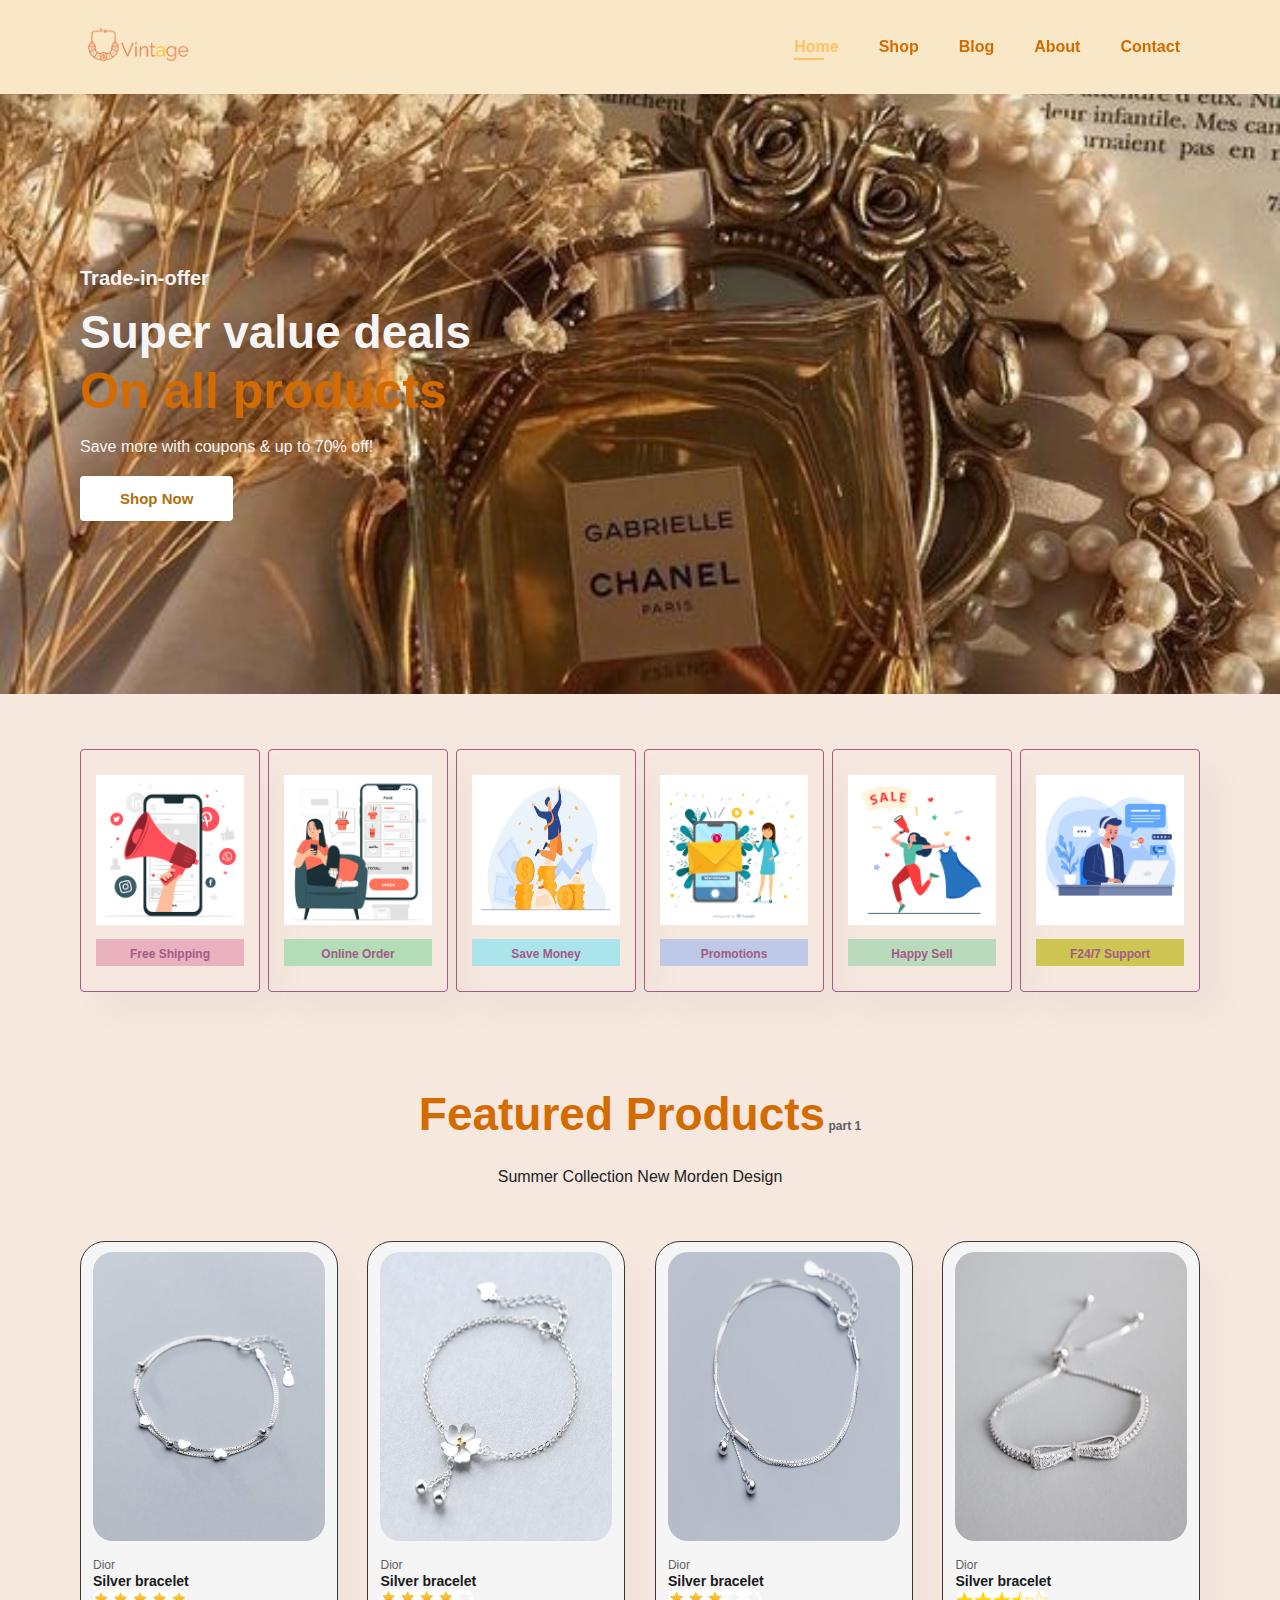
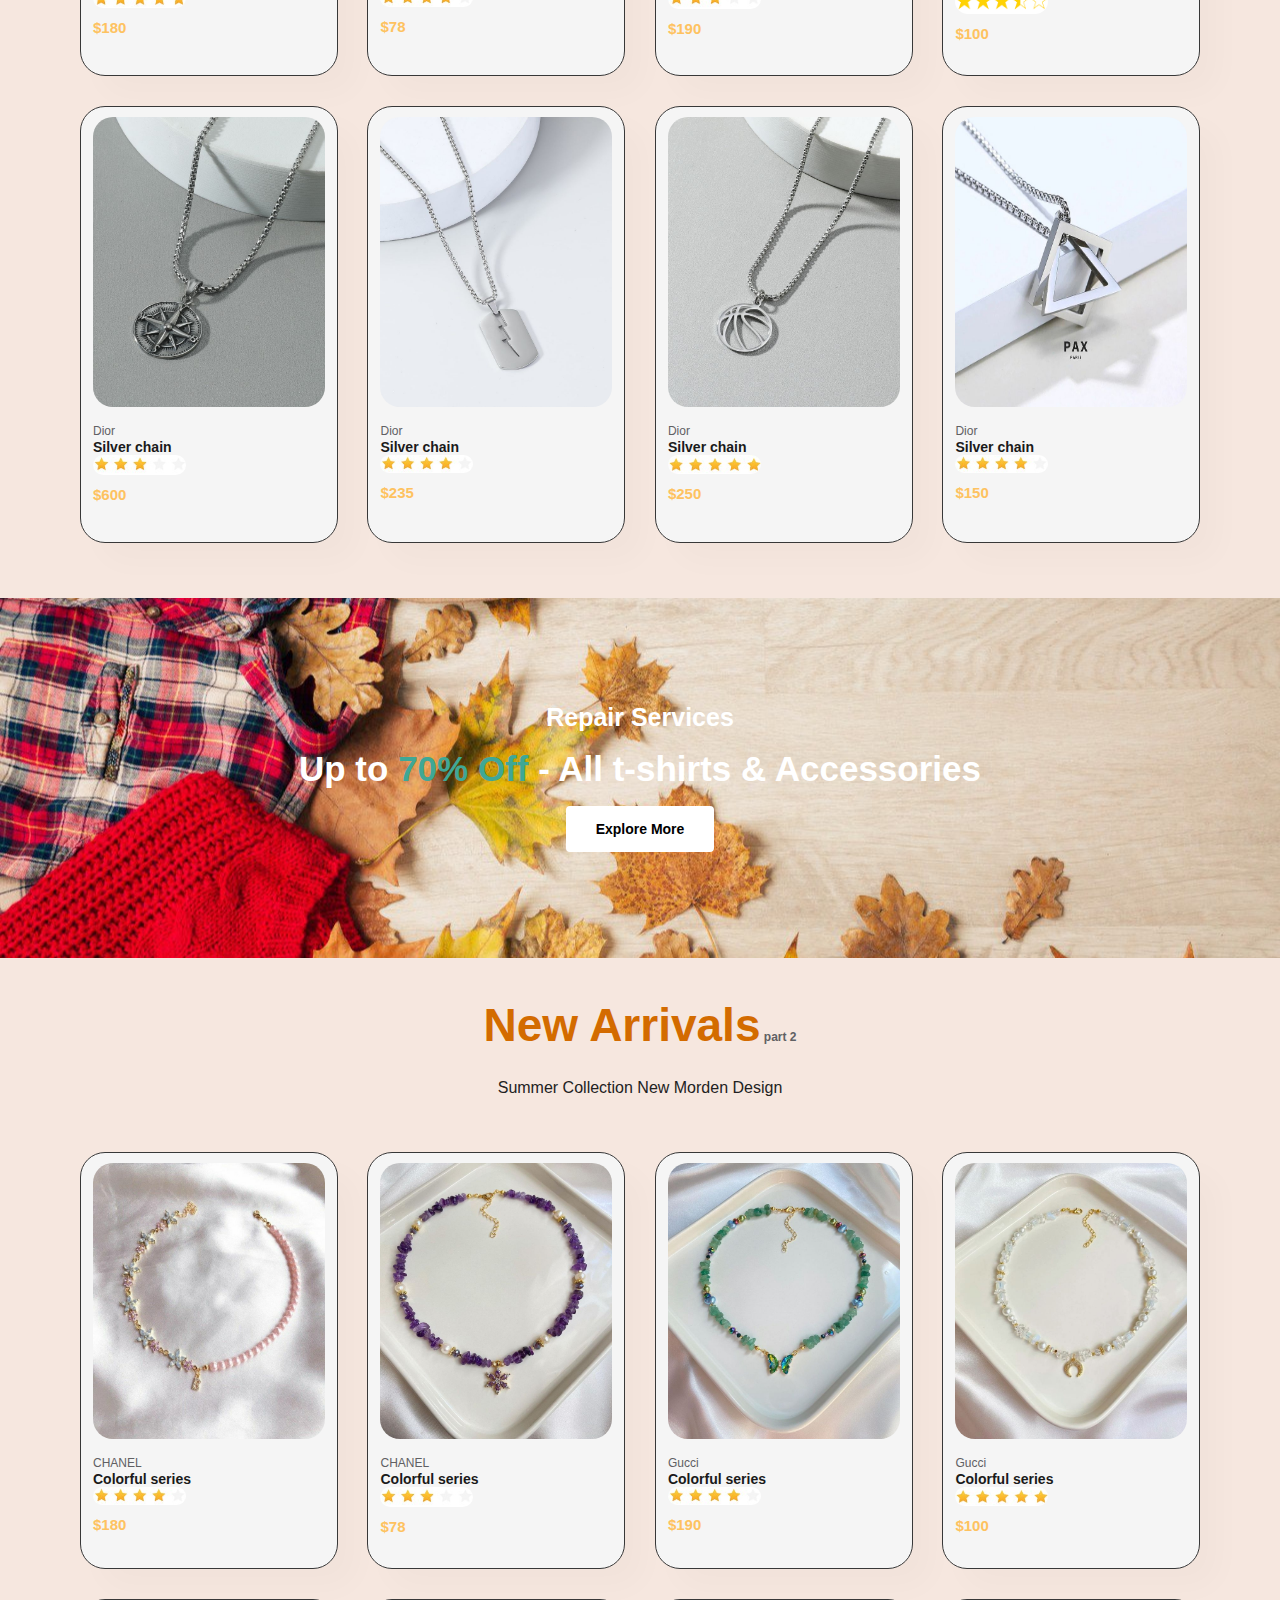
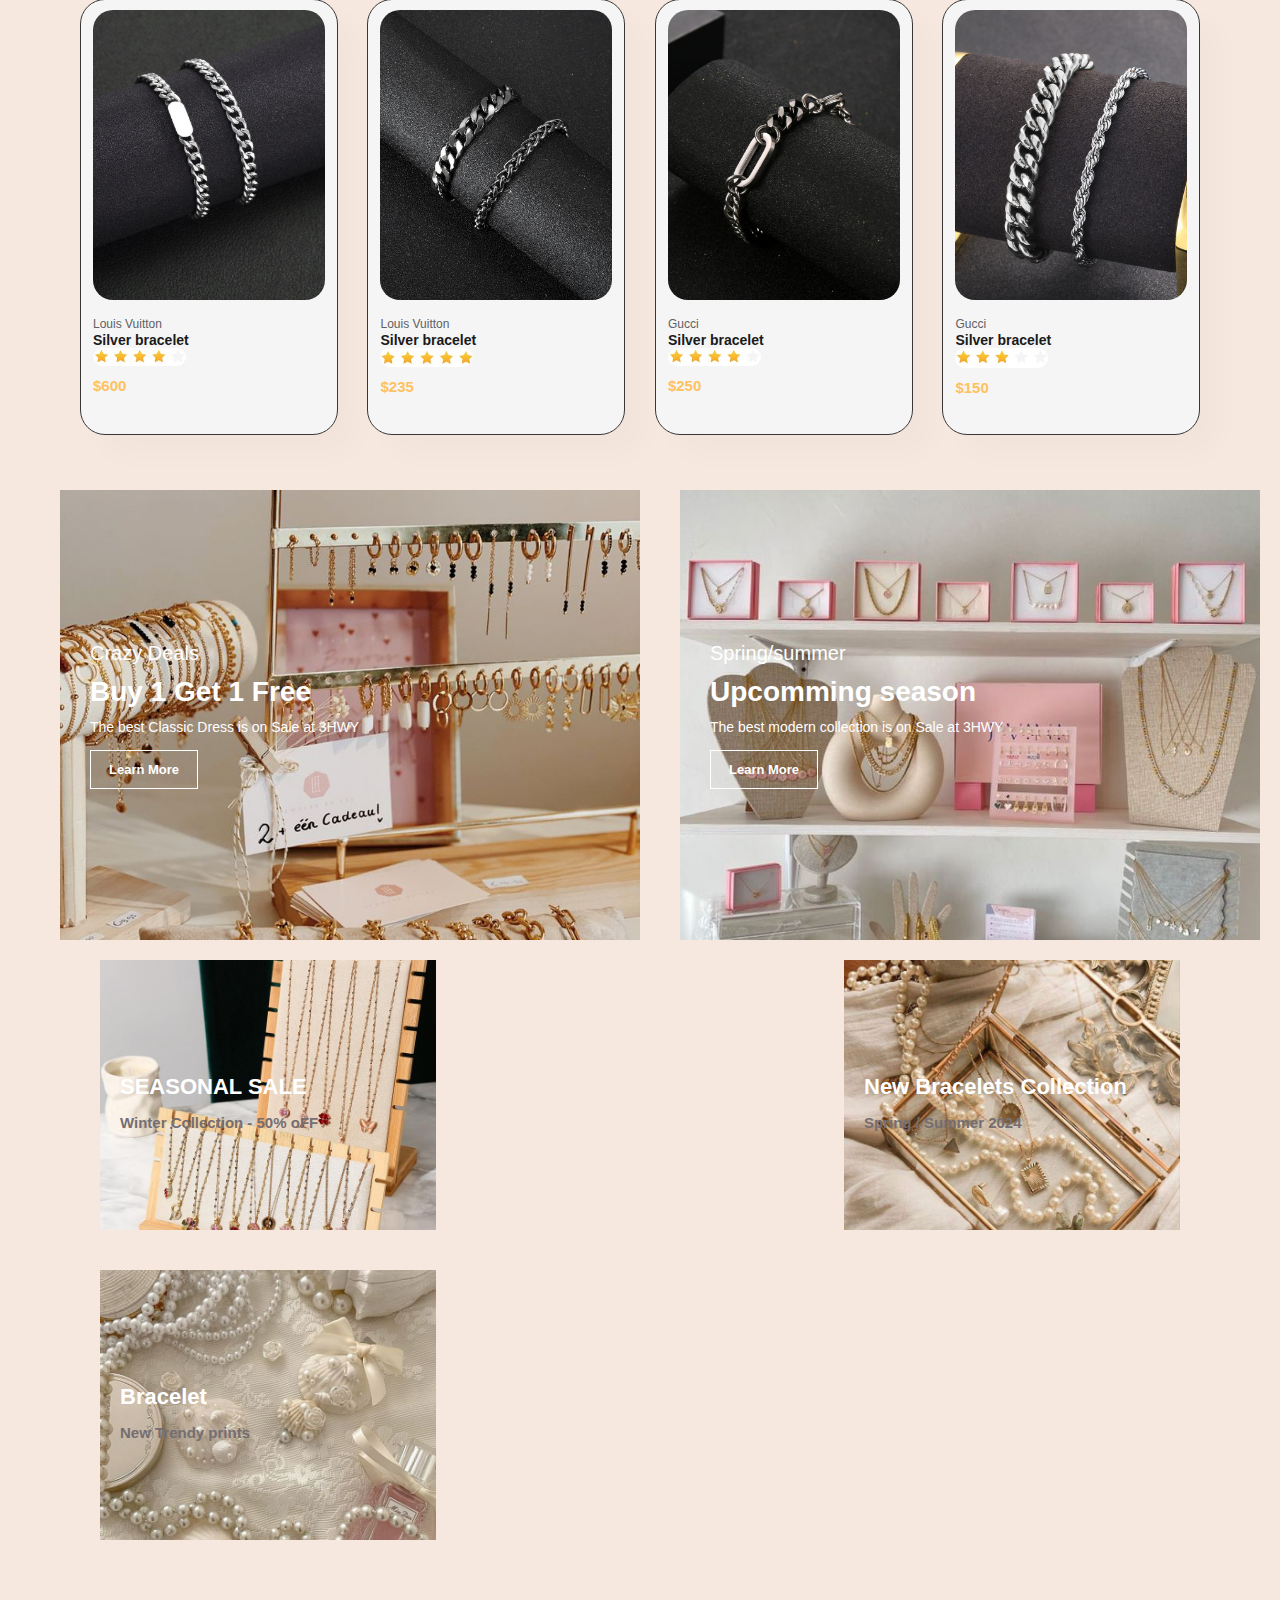
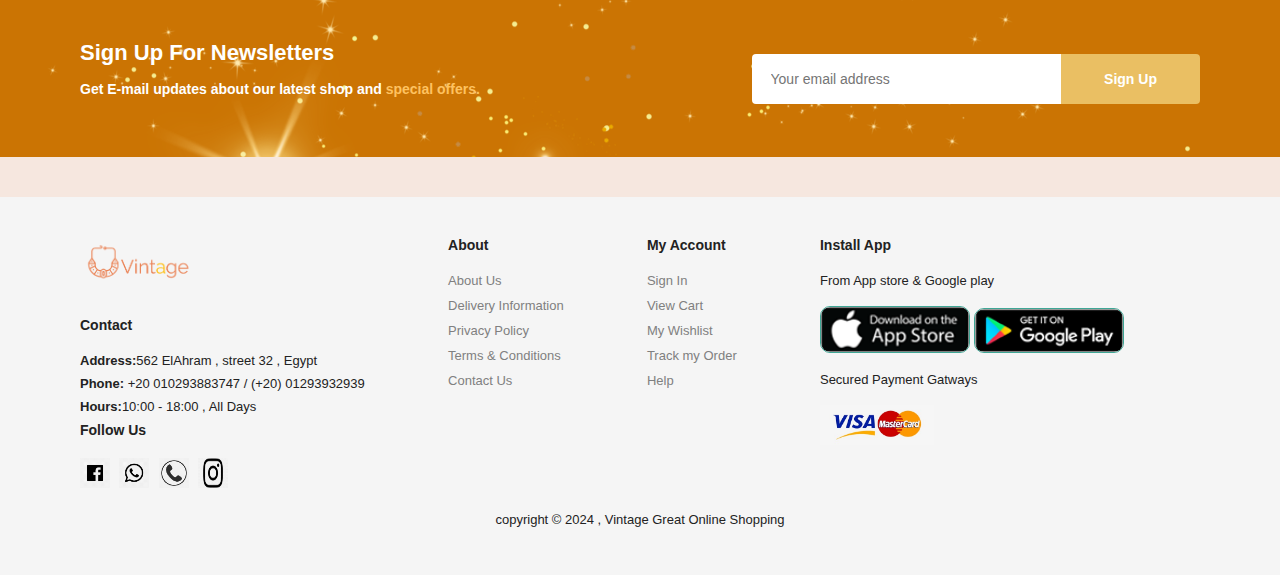
<file: SE2-project-main/index.html>
<!DOCTYPE html>
<html lang="en">

<head>

<meta charset="UTF-8">
<meta http-equiv="X-UA-Compatible" content="IE-edge">
<meta name="viewport" content="width=device-width, initial-scale=1.0">
<title>Vintage</title>
<link rel="icon" class="icon" href="imgesToShop/logo 1.png" >
<link rel="stylesheet" href="style.css">


</head>


<body>
   <section id="header">
    <a href="#"><img src="imgesToShop/logo 1.png" class="logo"  alt=""></a>
    
    <div>
        <ul id="navbar">
            <li><a class="active"  href="index.html">Home</a></li>
            <li><a href="shop.html" target="_self">Shop</a></li>
            <li><a href="blog.html" target="_self">Blog</a></li>
            <li><a href="about.html" target="_self">About</a></li>
            <li><a href="contact.html" target="_self">Contact</a></li>
            <a  href="#" id="#"><i class="far fa-times"></i></a>
            <div id="close">
                <img src="imgesToShop/logo 7.png" alt="">
            </div>
        </ul>
          

    </div>










    <div id="mobile">
        <a  href="shop.html"><i class="far fa-shopping-bag" ></i></a>
        <img src="imgesToShop/logo 6.png" alt="">
        <i id="#" class="fas fa-outdent"></i>
        <div id="bar">
        <img src="imgesToShop/logo 5.png" alt="" >
         </div>
    </div>
    







   </section>


   <section id="hero">
    <h4>Trade-in-offer</h4>
    <h2>Super value deals</h2>
    <h1>On all products</h1>
    <p>Save more with coupons & up to 70% off!</p>
    <button><a href="shop.html"> Shop Now</a></button>
    
   </section>


   <section  id="feature" class="section-p1">
    <div class="fe-box">
        <img class="img1" src="imgesToShop/hero3.jpg" alt="">
        <h6>Free Shipping</h6>
    </div>

    <div class="fe-box">
        <img class="img1" src="imgesToShop/hero6.jpg" alt="">
        <h6>Online Order</h6>
    </div>

    <div class="fe-box">
        <img class="img1" src="imgesToShop/hero7.jpg" alt="">
        <h6> Save Money</h6>
    </div>

    <div class="fe-box">
        <img class="img1" src="imgesToShop/hero8.jpg" alt="">
        <h6> Promotions</h6>
    </div>

    <div class="fe-box">
        <img  class="img1" src="imgesToShop/hero4.jpg" alt="">
        <h6> Happy Sell</h6>
    </div>

    <div class="fe-box">
        <img class="img1" src="imgesToShop/hero5.jpg" alt="">
        <h6>F24/7 Support </h6>
    </div>


   </section>

   <section id="product1"  class="section-p1">
    <h2 id="span1">Featured Products<span> part 1 </span></h2>
    <!-- <h2>Featured Products</h2> -->
    <p>Summer Collection New Morden Design</p>
    <div class="pro-container">
        <div class="pro">
            <img src="imgesToShop/a1.jpeg" alt="">
            <div class="des">
                <span>Dior</span>
                <h5>Silver bracelet</h5>
                <div class="star">
                    <i class="fas fa-star"></i>
                    <i class="fas fa-star"></i>
                    <i class="fas fa-star"></i>
                    <i class="fas fa-star"></i>
                    <i class="fas fa-star"></i>
                </div>
                <img src="imgesToShop/16.jpg" alt="">
                <h4>$180</h4>
            </div>
            <a href="#"><i class="fal fa-shopping-cart"></i></a>
        </div>

        <div class="pro">
            <img src="imgesToShop/a2.jpeg" alt="">
            <div class="des">
                <span>Dior</span>
                <h5>Silver bracelet</h5>
                <div class="star">
                    <i class="fas fa-star"></i>
                    <i class="fas fa-star"></i>
                    <i class="fas fa-star"></i>
                    <i class="fas fa-star"></i>
                    <i class="fas fa-star"></i>
                </div>
                <img src="imgesToShop/15.jpg" alt="">
                <h4>$78</h4>
            </div>
            <a href="#"><i class="fal fa-shopping-cart"></i></a>
        </div>

        <div class="pro">
            <img src="imgesToShop/a3.jpeg">
            <div class="des">
                <span>Dior</span>
                <h5>Silver bracelet</h5>
                <div class="star">
                    <i class="fas fa-star"></i>
                    <i class="fas fa-star"></i>
                    <i class="fas fa-star"></i>
                    <i class="fas fa-star"></i>
                    <i class="fas fa-star"></i>
                </div>
                <img src="imgesToShop/14.jpg" alt="">
                <h4>$190</h4>
            </div>
            <a href="#"><i class="fal fa-shopping-cart"></i></a>
        </div>

        <div class="pro">
            <img src="imgesToShop/a4.jpeg" alt="">
            <div class="des">
                <span>Dior</span>
                <h5>Silver bracelet</h5>
                <div class="star">
                    <i class="fas fa-star"></i>
                    <i class="fas fa-star"></i>
                    <i class="fas fa-star"></i>
                    <i class="fas fa-star"></i>
                    <i class="fas fa-star"></i>
                </div>
                <img src="imgesToShop/17.png" alt="">
                <h4>$100</h4>
            </div>
            <a href="#"><i class="fal fa-shopping-cart"></i></a>
        </div>

        <div class="pro">
            <img src="imgesToShop/a5.jpeg" alt="">
            <div class="des">
                <span>Dior</span>
                <h5>Silver chain</h5>
                <div class="star">
                    <i class="fas fa-star"></i>
                    <i class="fas fa-star"></i>
                    <i class="fas fa-star"></i>
                    <i class="fas fa-star"></i>
                    <i class="fas fa-star"></i>
                </div>
                <img src="imgesToShop/14.jpg" alt="">
                <h4>$600</h4>
            </div>
            <a href="#"><i class="fal fa-shopping-cart"></i></a>
        </div>

        <div class="pro">
            <img src="imgesToShop/a6.jpeg" alt="">
            <div class="des">
                <span>Dior</span>
                <h5>Silver chain</h5>
                <div class="star">
                    <i class="fas fa-star"></i>
                    <i class="fas fa-star"></i>
                    <i class="fas fa-star"></i>
                    <i class="fas fa-star"></i>
                    <i class="fas fa-star"></i>
                </div>
                <img src="imgesToShop/15.jpg" alt="">
                <h4>$235</h4>
            </div>
            <a href="#"><i class="fal fa-shopping-cart"></i></a>
        </div>

        <div class="pro">
            <img src="imgesToShop/a7.jpeg" alt="">
            <div class="des">
                <span>Dior</span>
                <h5>Silver chain</h5>
                <div class="star">
                    <i class="fas fa-star"></i>
                    <i class="fas fa-star"></i>
                    <i class="fas fa-star"></i>
                    <i class="fas fa-star"></i>
                    <i class="fas fa-star"></i>
                </div>
                <img src="imgesToShop/16.jpg" alt="">
                <h4>$250</h4>
            </div>
            <a href="#"><i class="fal fa-shopping-cart"></i></a>
        </div>

        <div class="pro">
            <img src="imgesToShop/a8.jpeg" alt="">
            <div class="des">
                <span>Dior</span>
                <h5>Silver chain</h5>
                <div class="star">
                    <i class="fas fa-star"></i>
                    <i class="fas fa-star"></i>
                    <i class="fas fa-star"></i>
                    <i class="fas fa-star"></i>
                    <i class="fas fa-star"></i>
                </div>
                <img src="imgesToShop/15.jpg" alt="">
                <h4>$150</h4>
            </div>
            <a href="#"><i class="fal fa-shopping-cart"></i></a>
        </div>
    </div>
   </section>

   <section id="banner" class="
   .section-m1">
    <h4>Repair Services</h4>
    <h2>Up to <span>70% Off</span>  - All t-shirts & Accessories  </h2>
    <button class="normal"> <a href="#product1"> Explore More</a></button>
   </section>

   <section id="product1"  class="section-p1">
    <h2 id="span2">New Arrivals<span> part 2 </span></h2>
    <!-- <h2>New Arrivals</h2> -->
    <p>Summer Collection New Morden Design</p>
    <div class="pro-container">
        <div class="pro">
            <img src="imgesToShop/3.jpeg" alt="">
            <div class="des">
                <span>CHANEL</span>
                <h5> Colorful series</h5>
                <div class="star">
                    <i class="fas fa-star"></i>
                    <i class="fas fa-star"></i>
                    <i class="fas fa-star"></i>
                    <i class="fas fa-star"></i>
                    <i class="fas fa-star"></i>
                </div>
                <img src="imgesToShop/15.jpg" alt="">
                <h4>$180</h4>
            </div>
            <a href="#"><i class="fal fa-shopping-cart"></i></a>
        </div>

        <div class="pro">
            <img src="imgesToShop/g4.jpeg" alt="">
            <div class="des">
                <span>CHANEL</span>
                <h5>Colorful series</h5>
                <div class="star">
                    <i class="fas fa-star"></i>
                    <i class="fas fa-star"></i>
                    <i class="fas fa-star"></i>
                    <i class="fas fa-star"></i>
                    <i class="fas fa-star"></i>
                </div>
                <img src="imgesToShop/14.jpg" alt="">
                <h4>$78</h4>
            </div>
            <a href="#"><i class="fal fa-shopping-cart"></i></a>
        </div>

        <div class="pro">
            <img src="imgesToShop/g5.jpeg">
            <div class="des">
                <span>Gucci</span>
                <h5>Colorful series </h5>
                <div class="star">
                    <i class="fas fa-star"></i>
                    <i class="fas fa-star"></i>
                    <i class="fas fa-star"></i>
                    <i class="fas fa-star"></i>
                    <i class="fas fa-star"></i>
                </div>
                <img src="imgesToShop/15.jpg" alt="">
                <h4>$190</h4>
            </div>
            <a href="#"><i class="fal fa-shopping-cart"></i></a>
        </div>

        <div class="pro">
            <img src="imgesToShop/g6.jpeg" alt="">
            <div class="des">
                <span>Gucci</span>
                <h5> Colorful series</h5>
                <div class="star">
                    <i class="fas fa-star"></i>
                    <i class="fas fa-star"></i>
                    <i class="fas fa-star"></i>
                    <i class="fas fa-star"></i>
                    <i class="fas fa-star"></i>
                </div>
                <img src="imgesToShop/16.jpg" alt="">
                <h4>$100</h4>
            </div>
            <a href="#"><i class="fal fa-shopping-cart"></i></a>
        </div>

        <div class="pro">
            <img src="imgesToShop/b1.jpeg" alt="">
            <div class="des">
                <span>Louis Vuitton</span>
                <h5>Silver bracelet</h5>
                <div class="star">
                    <i class="fas fa-star"></i>
                    <i class="fas fa-star"></i>
                    <i class="fas fa-star"></i>
                    <i class="fas fa-star"></i>
                    <i class="fas fa-star"></i>
                </div>
                <img src="imgesToShop/15.jpg" alt="">
                <h4>$600</h4>
            </div>
            <a href="#"><i class="fal fa-shopping-cart"></i></a>
        </div>

        <div class="pro">
            <img src="imgesToShop/b2.jpeg" alt="">
            <div class="des">
                <span>Louis Vuitton</span>
                <h5>Silver bracelet</h5>
                <div class="star">
                    <i class="fas fa-star"></i>
                    <i class="fas fa-star"></i>
                    <i class="fas fa-star"></i>
                    <i class="fas fa-star"></i>
                    <i class="fas fa-star"></i>
                </div>
                <img src="imgesToShop/16.jpg" alt="">
                <h4>$235</h4>
            </div>
            <a href="#"><i class="fal fa-shopping-cart"></i></a>
        </div>

        <div class="pro">
            <img src="imgesToShop/b3.jpeg" alt="">
            <div class="des">
                <span>Gucci</span>
                <h5>Silver bracelet</h5>
                <div class="star">
                    <i class="fas fa-star"></i>
                    <i class="fas fa-star"></i>
                    <i class="fas fa-star"></i>
                    <i class="fas fa-star"></i>
                    <i class="fas fa-star"></i>
                </div>
                <img src="imgesToShop/15.jpg" alt="">
                <h4>$250</h4>
            </div>
            <a href="#"><i class="fal fa-shopping-cart"></i></a>
        </div>

        <div class="pro">
            <img src="imgesToShop/b4.jpeg" alt="">
            <div class="des">
                <span>Gucci</span>
                <h5>Silver bracelet</h5>
                <div class="star">
                    <i class="fas fa-star"></i>
                    <i class="fas fa-star"></i>
                    <i class="fas fa-star"></i>
                    <i class="fas fa-star"></i>
                    <i class="fas fa-star"></i>
                </div>
                <img src="imgesToShop/14.jpg" alt="">
                <h4>$150</h4>
            </div>
            <a href="#"><i class="fal fa-shopping-cart"></i></a>
        </div>
    </div>
   </section>

   <section id="sm-banner" class=".section-p1">
    <div class="banner-box">
        <h4>Crazy Deals</h4>
        <h2>Buy 1 Get 1 Free</h2>
        <span>The best  Classic Dress is on Sale at 3HWY</span>
        <button class="white"><a href="#span2"> Learn More</a></button>
    </div>

    <div class="banner-box banner-box2">
        <h4>Spring/summer</h4>
        <h2>Upcomming season</h2>
        <span>The best  modern collection is on Sale at 3HWY</span>
        <button class="white"><a href="#span1"> Learn More</a></button>
    </div>
   </section>

   <section id="banner3">
    <div class="banner-box">
        <h2>SEASONAL SALE</h2>
        <h3>Winter Collection - 50% oFF </h3>
    </div>

    <div class="banner-box banner-box2">
        <h2>New  Bracelets Collection</h2>
        <h3>Spring / Summer 2024 </h3>
    </div>

    <div class="banner-box banner-box3">
        <h2>Bracelet</h2>
        <h3>New Trendy prints </h3>
    </div>
   </section>

   <section id="newsletter" class="section-p1  
   section-m1">
    <div class="newstext">
        <h4>Sign Up For Newsletters</h4>
        <p>Get E-mail updates about our latest shop and <span>special offers.</span></p>
    </div>
    <div class="form">

        <input type="text" placeholder="Your email address">
        <button class="normal"><a href="SignUp.html">Sign Up</a></button>
    </div>
   </section>

   <footer class="section-p1">

    <div class="col">
        <img class="logo" src="imgesToShop/logo 1.png" alt="">
        <h4> Contact</h4>
        <p> <strong>Address:</strong>562  ElAhram , street 32 , Egypt</p>
        <p><strong>Phone:</strong> +20 010293883747 / (+20) 01293932939</p>
        <p><strong>Hours:</strong>10:00 - 18:00 , All Days</p>
        <h4>Follow Us</h4>
          <ul>
            <li>
          <a href="https://www.facebook.com/wessammohamed.mohamed.75?mibextid=ZbWKwL"><img src="imgesToShop/download (6).png" alt=""></a>
            </li>
            <li>
          <a href="whatsapp.com"><img src="imgesToShop/download (7).png" alt=""></a>
            </li>
            <li>
               <a href="phone.com"><img src="imgesToShop/download (9).png" alt=""></a>
            </li>
            <li>
               <a href="instegram.com"><img src="imgesToShop/download (11).png" alt=""></a>
            </li>
          </ul>
       <!-- <div clas="follow">
            <h4>
                Follow Us
            </h4>
            <div class="icon">
                <i class="fab fa-facebook-f"></i>
            </div>
        </div> -->
        
    </div>
    <div class="col"> 

        <h4>About</h4>
        <a href="about.html">About Us</a>
        <a href="#"> Delivery Information</a>
        <a href="#">Privacy Policy</a>
        <a href="#">Terms & Conditions</a>
        <a href="contact.html">Contact Us</a>
        
    </div>


    <div class="col"> 

        <h4>My Account</h4>
        <a href="SignUp.html">Sign In </a>
        <a href="#">View Cart</a>
        <a href="#">My Wishlist </a>
        <a href="#">Track my Order</a>
        <a href="#">Help</a>
        
    </div>

    <div class="col install">
        <h4>Install App</h4>
        <p>From App store & Google play</p>
        <div class="row">
            <a href="google play.com">
                <img src="imgesToShop/cms-footer-1.png" alt="">
             </a>
             <a href="app store.com">
             <img src="imgesToShop/cms-footer-2.png" alt="">
             </a>
        </div>
        <p>Secured Payment Gatways</p>
        <img src="imgesToShop/34.jpg" alt="">
       
    </div>
    <div class="copyright">
        <p>copyright © 2024 , Vintage Great Online Shopping  </p>
    </div>

   </footer>

    <script src="script.js"></script>


</body>

</html>
</file>
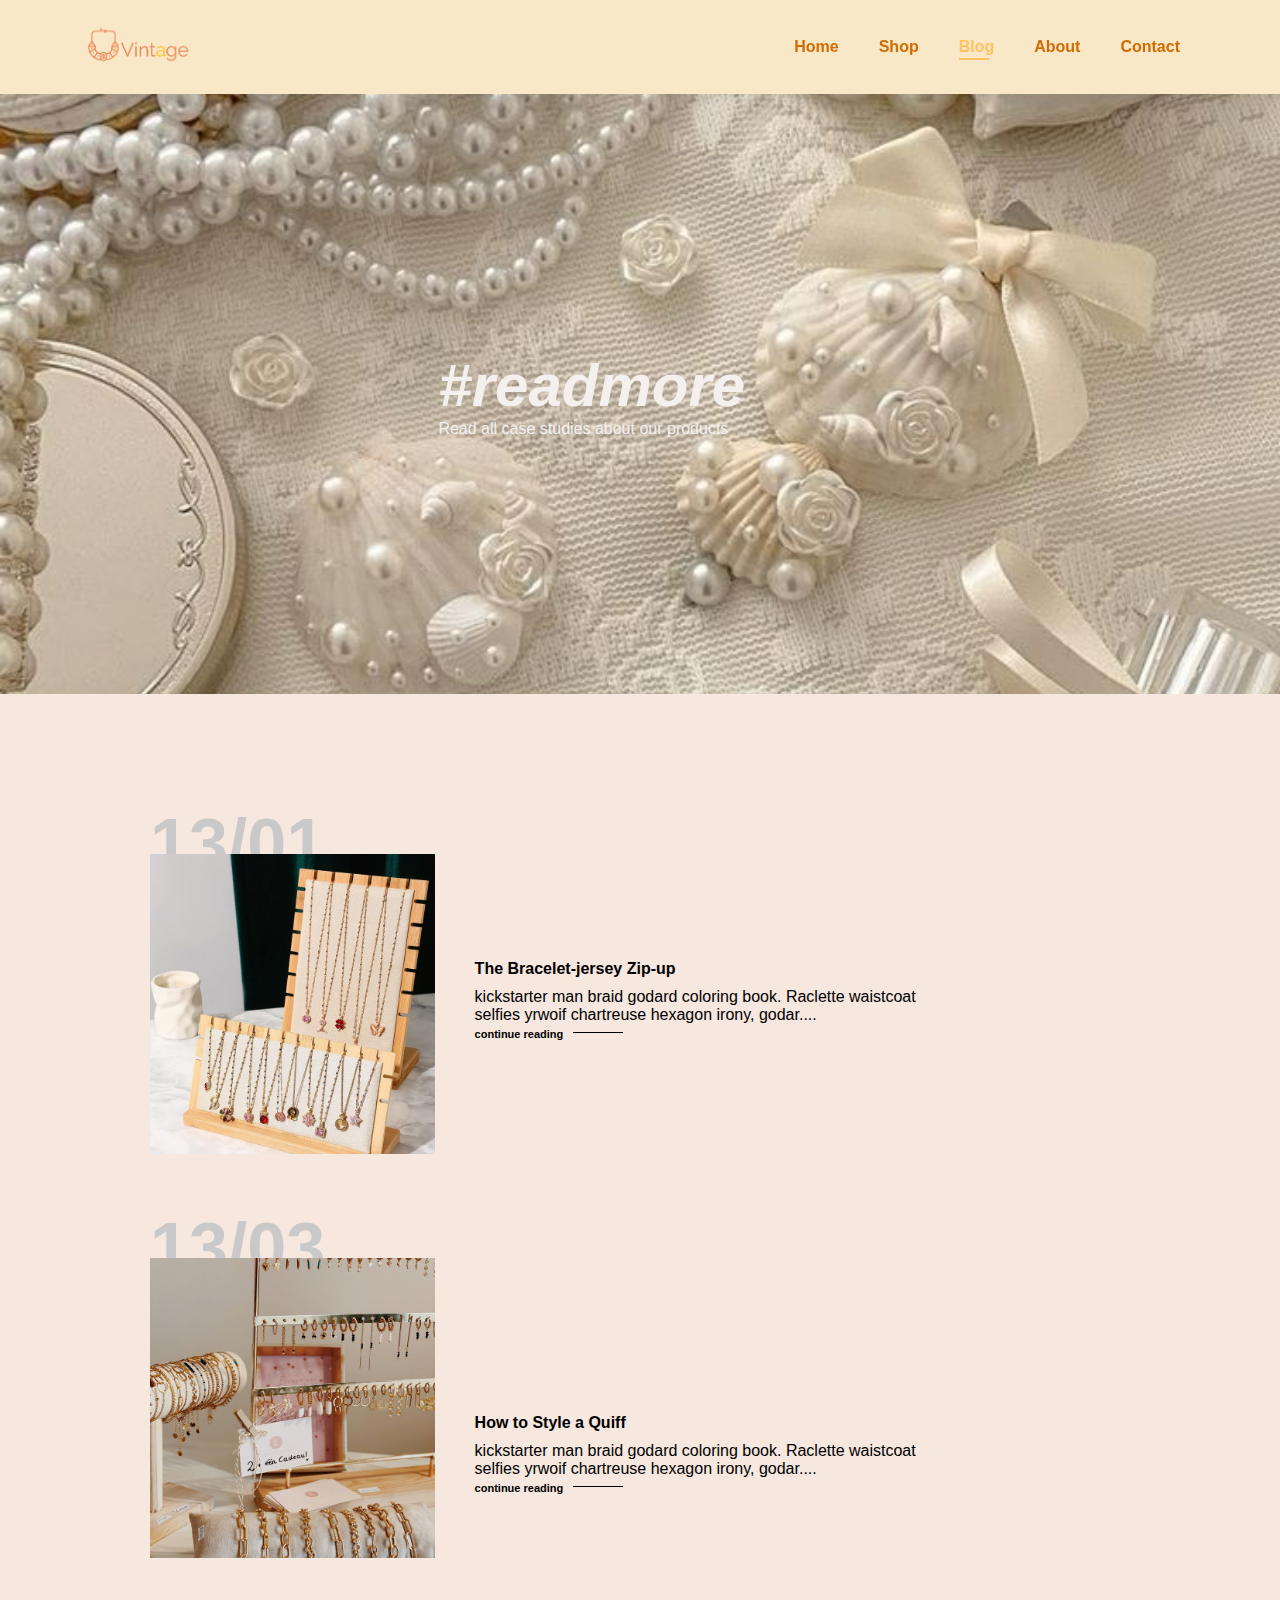
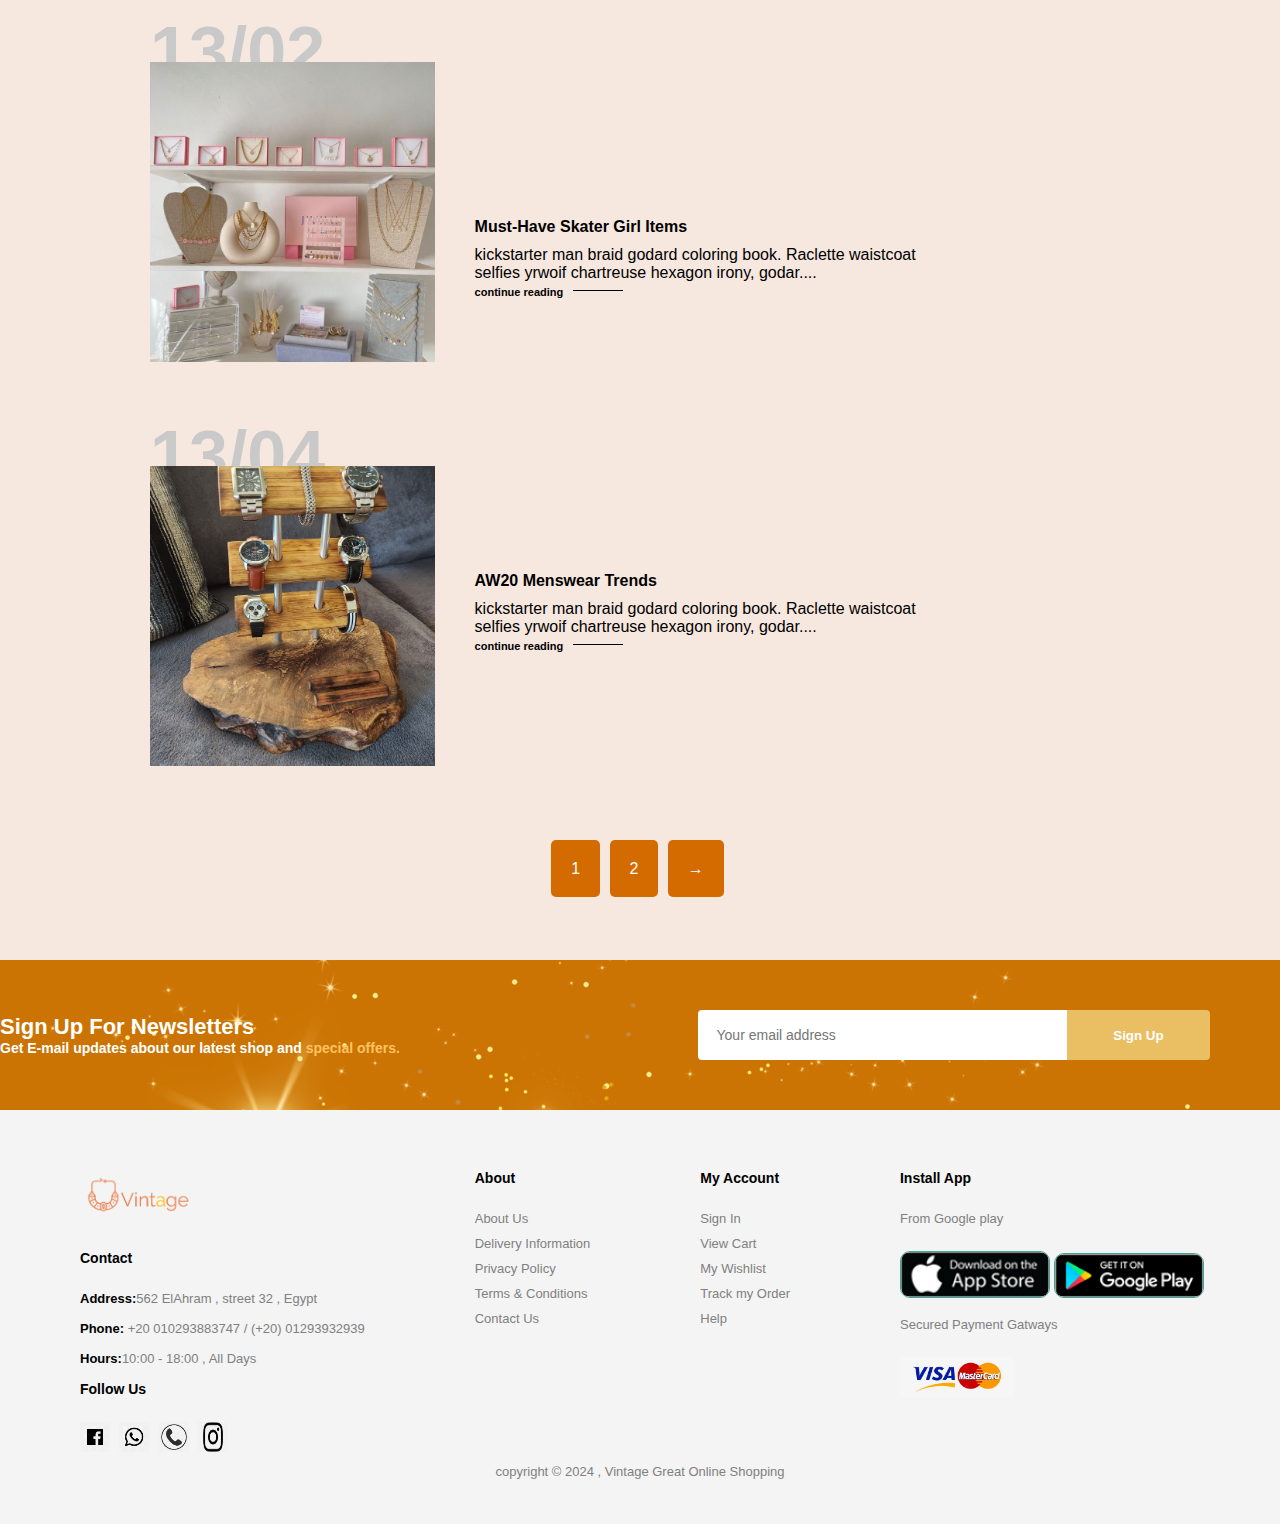
<file: SE2-project-main/blog.html>
<!DOCTYPE html>
<html lang="en">
<head>
<meta charset="UTF-8">
<meta http-equiv="X-UA-Compatible" content="IE-edge">
<meta name="viewport" content="width=device-width, initial-scale=1.0">
<title>Vintage </title>
<link rel="icon" class="icon" href="imgesToShop/logo 1.png" >
<link rel="stylesheet" href="blog.css">
</head>
<body>
   <section id="header">
    <a href="#"><img src="imgesToShop/logo 1.png" class="logo"  alt="oops"></a>
    <div>
        <ul id="navbar">
            <li><a  target="_self" href="index.html">Home</a></li>
            <li><a target="_self"  href="shop.html">Shop</a></li>
            <li><a target="_self" class="active" href="blog.html">Blog</a></li>
            <li><a target="_self" href="about.html">About</a></li>
            <li><a target="_self" href="contact.html">Contact</a></li>
        </ul>
    </div>
   </section>
   <section id="hero" class="blog-header">
      <h1>#readmore</h1>
      <p>Read all case studies about our products</p>
     </section>
     <section id="blog">
        <div class="blog-box">
            <div class="blog-img">
                <img src="imgesToShop/d5.jpeg" alt="">
            </div>
            <div class="blog-details"> 
                <h4 id="span1"> The  Bracelet-jersey Zip-up </h4>
                
                <p>kickstarter man braid godard coloring book. Raclette waistcoat selfies yrwoif chartreuse hexagon irony, godar....</p>
                <a href="#">continue reading</a>
            </div>
            <h1>13/01</h1>
        </div>
        <div class="blog-box">
            <div class="blog-img">
                <img src="imgesToShop/d2.jpeg" alt="">
            </div>
            <div class="blog-details"> 
                <h4 id="span2"> How to Style a Quiff </h4>
                
                <p>kickstarter man braid godard coloring book. Raclette waistcoat selfies yrwoif chartreuse hexagon irony, godar....</p>
                <a href="#">continue reading</a>
            </div>
            <h1>13/03</h1>
        </div>
        <div class="blog-box">
            <div class="blog-img">
                <img src="imgesToShop/d3.jpeg" alt="">
            </div>
            <div class="blog-details"> 
                <h4 id="span3"> Must-Have Skater Girl Items</h4>
                
                <p>kickstarter man braid godard coloring book. Raclette waistcoat selfies yrwoif chartreuse hexagon irony, godar....</p>
                <a href="#">continue reading</a>
            </div>
            <h1>13/02</h1>
        </div>
        <div class="blog-box">
            <div class="blog-img">
                <img src="imgesToShop/d4.jpeg" alt="">
            </div>
            <div class="blog-details"> 
                <h4> AW20 Menswear Trends</h4>
                
                <p>kickstarter man braid godard coloring book. Raclette waistcoat selfies yrwoif chartreuse hexagon irony, godar....</p>
                <a href="#">continue reading</a>
            </div>
            <h1>13/04</h1>
        </div>
     </section>    
         
            
<section class="squre">
  <span><a href="#span1">1</a></span>
  <span><a href="#span2">2</a></span>
  <span><a href="#span3">→</a></span>
</section>




    <section id="newsletter" class="section-p1  section-m1">
     <div class="newstext">
         <h4>Sign Up For Newsletters</h4>
         <p>Get E-mail updates about our latest shop and <span>special offers.</span></p>
     </div>
      <div class="form">
  
          <input type="text" placeholder="Your email address">
          <button class="normal"><a href="signUp.html">Sign Up</a></button>
      </div>
     </section>  





     
   <footer class="section-p1">

      <div class="col colum">
          <img class="logo" src="imgesToShop/logo 1.png" alt="">
          <h4> Contact</h4>
          <p> <strong>Address:</strong>562  ElAhram , street 32 , Egypt</p>
          <p><strong>Phone:</strong> +20 010293883747 / (+20) 01293932939</p>
          <p><strong>Hours:</strong>10:00 - 18:00 , All Days</p>   
          <h4>Follow Us</h4>
          <ul>
            <li>
          <a href="https://www.facebook.com/wessammohamed.mohamed.75?mibextid=ZbWKwL"><img src="imgesToShop/download (6).png" alt=""></a>
            </li>
            <li>
          <a href="whatsapp.com"><img src="imgesToShop/download (7).png" alt=""></a>
            </li>
            <li>
               <a href="phone.com"><img src="imgesToShop/download (9).png" alt=""></a>
            </li>
            <li>
               <a href="instegram.com"><img src="imgesToShop/download (11).png" alt=""></a>
            </li>
          </ul>
    </div>
    <div class="col"> 

        <h4>About</h4>
        <a href="about.html">About Us</a>
        <a href="#"> Delivery Information</a>
        <a href="#">Privacy Policy</a>
        <a href="#">Terms & Conditions</a>
        <a href="contact.html">Contact Us</a>
        
    </div>


    <div class="col"> 

        <h4>My Account</h4>
        <a href="SignUp.html">Sign In </a>
        <a href="#">View Cart</a>
        <a href="#">My Wishlist </a>
        <a href="#">Track my Order</a>
        <a href="#">Help</a>
        
    </div>

    <div class="col install">
        <h4>Install App</h4>
        <p>From Google play</p>
        <div class="row">
         <a href="google play.com">
            <img src="imgesToShop/cms-footer-1.png" alt="">
         </a>
         <a href="app store.com">
         <img src="imgesToShop/cms-footer-2.png" alt="">
         </a>
        </div>
        <p>Secured Payment Gatways</p>
        <img src="imgesToShop/34.jpg" alt="">
       
    </div>
    <div class="copyright">
        <p>copyright © 2024 , Vintage Great Online Shopping  </p>
    </div>

   </footer>
    <script src="script.js"></script>
</body>
</html>
</file>
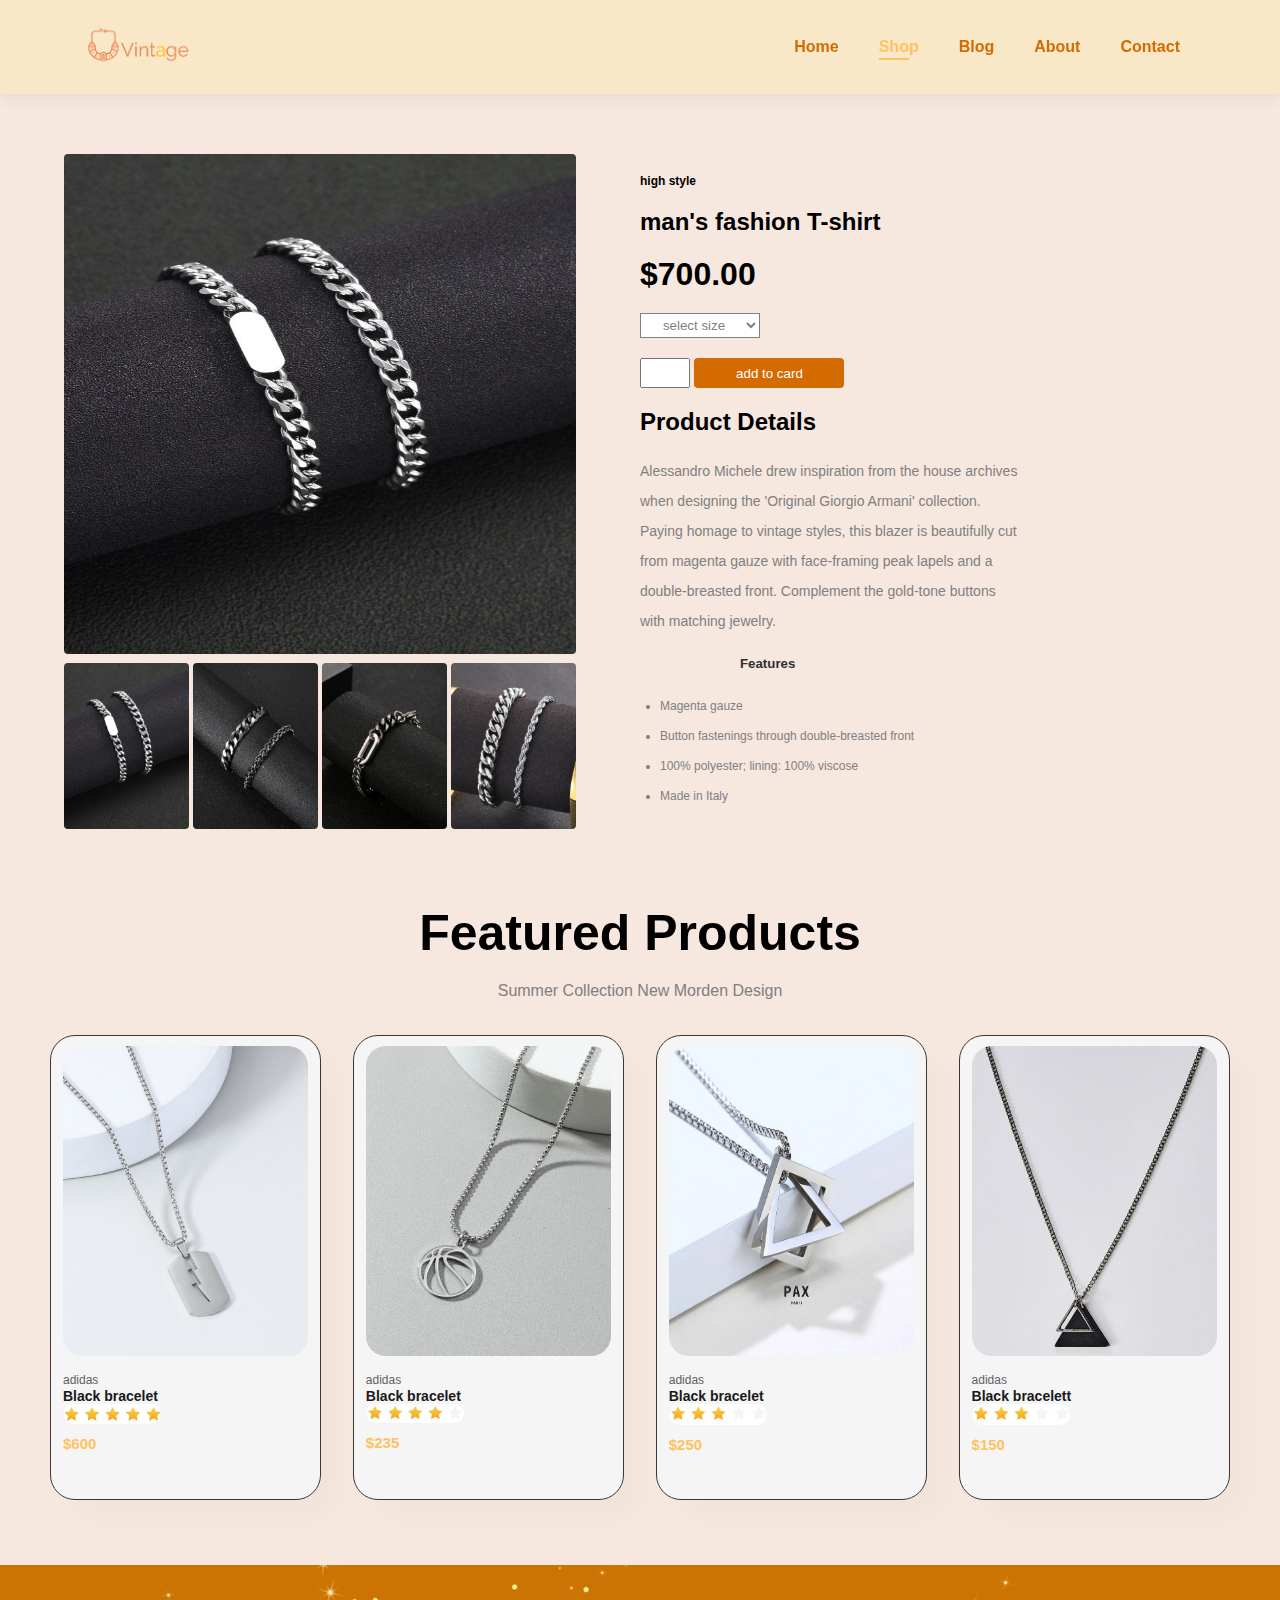
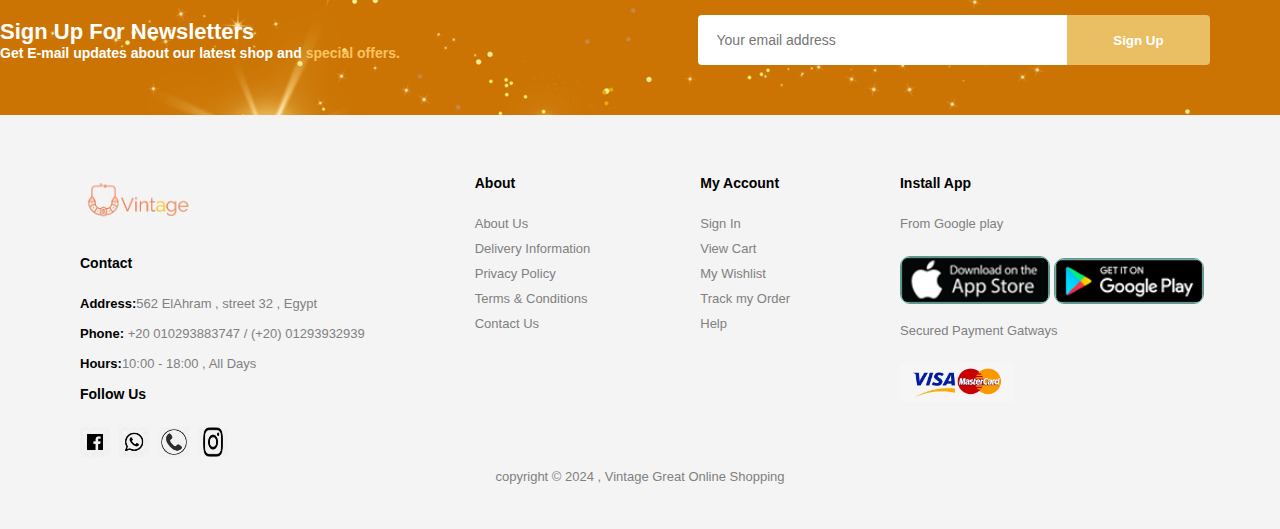
<file: SE2-project-main/boy.html>
<!DOCTYPE html>
<html lang="en">
<head>
<meta charset="UTF-8">
<meta http-equiv="X-UA-Compatible" content="IE-edge">
<meta name="viewport" content="width=device-width, initial-scale=1.0">
<title>Vintage</title>
<link rel="icon" class="icon" href="imgesToShop/logo 1.png" >
<link rel="stylesheet" href="shop.css">
<link rel="stylesheet" href="boy.css">
</head>
<body>
   <section id="header">
    <a href="#"><img src="imgesToShop/logo 1.png" class="logo"  alt="oops"></a>
    <div>
        <ul id="navbar">
            <li><a  target="_self" href="index.html">Home</a></li>
            <li><a target="_self" class="active" href="shop.html">Shop</a></li>
            <li><a target="_self" href="blog.html">Blog</a></li>
            <li><a target="_self" href="about.html">About</a></li>
            <li><a target="_self" href="contact.html">Contact</a></li>
        </ul>
    </div>
   </section>
   <section class="parent">
      <section class="child">
      <div class="child1">
        <!-- <div class="image"></div> -->
         <img src="imgesToShop/b1.jpeg" id="mainimg"  alt="">
      </div>
      <div class="child2">
      <span class="img1">  <img src="imgesToShop/b1.jpeg" class="small-img" alt=""></span> 
      <span class="img2">  <img src="imgesToShop/b2.jpeg" class="small-img" alt=""></span>
      <span class="img3">  <img src="imgesToShop/b3.jpeg" class="small-img" alt=""></span>
      <span class="img4">  <img src="imgesToShop/b4.jpeg" class="small-img" alt=""></span>
      </div>
      <div class="child2"></div>
      </section>
      <section class="child">
         <h4>high style</h4>
         <h2>man's fashion T-shirt</h2>
         <h1>$700.00</h1>
         <select name="select size" value="select size" id="">
            <option value="select size"  checked>select size</option>
            <option value="small" >small</option>
            <option value="meddim">meddim</option>
            <option value="large">large</option>
            <option value="XL">XL</option>
            <option value="XXL">XXL</option>
         </select>
        <form action="#">
         <input type="number" name="" id="">
         <button type="submit"> <a href="contact.html"> add to card</a></button>
        </form>
         <h2>Product Details</h2>
         <p>
            Alessandro Michele drew inspiration from the house archives when designing the 
            'Original Giorgio Armani' collection. Paying homage to vintage styles, 
              this blazer is beautifully cut from magenta gauze with face-framing 
             peak lapels and a double-breasted front. Complement the gold-tone buttons 
             with matching jewelry.
            </p>
             <h5>Features </h5> 
             <ul><li> Magenta gauze</li>
                 <li>Button fastenings through double-breasted front</li>
                     <li>100% polyester; lining: 100% viscose</li>
                         <li>Made in Italy</li></ul>
        
      </section>
   </section>
   <section id="product1"  class="section-p1"> 
   <h2>Featured Products</h2>
      <p>Summer Collection New Morden Design</p>
      <div class="pro-container">
          <div class="pro" id="span3">
              <img src="imgesToShop/a6.jpeg" alt="">
              <div class="des">
                  <span>adidas</span>
                  <h5>Black bracelet</h5>
                  <div class="star">
                      <i class="fas fa-star"></i>
                      <i class="fas fa-star"></i>
                      <i class="fas fa-star"></i>
                      <i class="fas fa-star"></i>
                      <i class="fas fa-star"></i>
                  </div>
                  <img src="imgesToShop/16.jpg" alt="">
                  <h4>$600</h4>
              </div>
              <a href="#"><i class="fal fa-shopping-cart"></i></a>
          </div>
  
          <div class="pro">
              <img src="imgesToShop/a7.jpeg" alt="">
              <div class="des">
                  <span>adidas</span>
                  <h5>Black bracelet</h5>
                  <div class="star">
                      <i class="fas fa-star"></i>
                      <i class="fas fa-star"></i>
                      <i class="fas fa-star"></i>
                      <i class="fas fa-star"></i>
                      <i class="fas fa-star"></i>
                  </div>
                  <img src="imgesToShop/15.jpg" alt="">
                  <h4>$235</h4>
              </div>
              <a href="#"><i class="fal fa-shopping-cart"></i></a>
          </div>
  
          <div class="pro">
              <img src="imgesToShop/a8.jpeg" alt="">
              <div class="des">
                  <span>adidas</span>
                  <h5>Black bracelet</h5>
                  <div class="star">
                      <i class="fas fa-star"></i>
                      <i class="fas fa-star"></i>
                      <i class="fas fa-star"></i>
                      <i class="fas fa-star"></i>
                      <i class="fas fa-star"></i>
                  </div>
                  <img src="imgesToShop/14.jpg" alt="">
                  <h4>$250</h4>
              </div>
              <a href="#"><i class="fal fa-shopping-cart"></i></a>
          </div>
  
          <div class="pro">
              <img src="imgesToShop/a9.jpeg" alt="">
              <div class="des">
                  <span>adidas</span>
                  <h5>Black bracelett</h5>
                  <div class="star">
                      <i class="fas fa-star"></i>
                      <i class="fas fa-star"></i>
                      <i class="fas fa-star"></i>
                      <i class="fas fa-star"></i>
                      <i class="fas fa-star"></i>
                  </div>
                  <img src="imgesToShop/14.jpg" alt="">
                  <h4>$150</h4>
              </div>
              <a href="#"><i class="fal fa-shopping-cart"></i></a>
          </div>
      </div>
     </section>
     <section id="newsletter" class="section-p1  section-m1">
      <div class="newstext">
          <h4>Sign Up For Newsletters</h4>
          <p>Get E-mail updates about our latest shop and <span>special offers.</span></p>
      </div>
      <div class="form">
          <input type="text" placeholder="Your email address">
          <button class="normal"><a href="signUp.html">Sign Up</a></button>
      </div>
     </section>
   <footer class="section-p1">

      <div class="col colum">
          <img class="logo" src="imgesToShop/logo 1.png" alt="">
          <h4> Contact</h4>
          <p> <strong>Address:</strong>562  ElAhram , street 32 , Egypt</p>
          <p><strong>Phone:</strong> +20 010293883747 / (+20) 01293932939</p>
          <p><strong>Hours:</strong>10:00 - 18:00 , All Days</p>   
          <h4>Follow Us</h4>
          <ul>
            <li>
          <a href="https://www.facebook.com/wessammohamed.mohamed.75?mibextid=ZbWKwL"><img src="imgesToShop/download (6).png" alt=""></a>
            </li>
            <li>
          <a href="whatsapp.com"><img src="imgesToShop/download (7).png" alt=""></a>
            </li>
            <li>
               <a href="phone.com"><img src="imgesToShop/download (9).png" alt=""></a>
            </li>
            <li>
               <a href="instegram.com"><img src="imgesToShop/download (11).png" alt=""></a>
            </li>
          </ul>
    </div>
    <div class="col"> 

        <h4>About</h4>
        <a href="about.html">About Us</a>
        <a href="#"> Delivery Information</a>
        <a href="#">Privacy Policy</a>
        <a href="#">Terms & Conditions</a>
        <a href="contact.html">Contact Us</a>
        
    </div>


    <div class="col"> 

        <h4>My Account</h4>
        <a href="SignUp.html">Sign In </a>
        <a href="#">View Cart</a>
        <a href="#">My Wishlist </a>
        <a href="#">Track my Order</a>
        <a href="#">Help</a>
        
    </div>

    <div class="col install">
        <h4>Install App</h4>
        <p>From Google play</p>
        <div class="row">
         <a href="google play.com">
            <img src="imgesToShop/cms-footer-1.png" alt="">
         </a>
         <a href="app store.com">
         <img src="imgesToShop/cms-footer-2.png" alt="">
         </a>
        </div>
        <p>Secured Payment Gatways</p>
        <img src="imgesToShop/34.jpg" alt="">
       
    </div>
    <div class="copyright">
        <p>copyright © 2024 , Vintage Great Online Shopping  </p>
    </div>

   </footer>

    <!-- <script src="script.js"></script> -->

    <script>
        var mainimg = document.getElementById("mainimg");
        var smallimg = document.getElementsByClassName("small-img");
        smallimg [0].onclick = function(){
            mainimg.src = smallimg[0].src;
        }
        smallimg [1].onclick = function(){
            mainimg.src = smallimg[1].src;
        }
        smallimg [2].onclick = function(){
            mainimg.src = smallimg[2].src;
        }
        smallimg [3].onclick = function(){
            mainimg.src = smallimg[3].src;
        }
    </script>
</body>

</html>
</file>
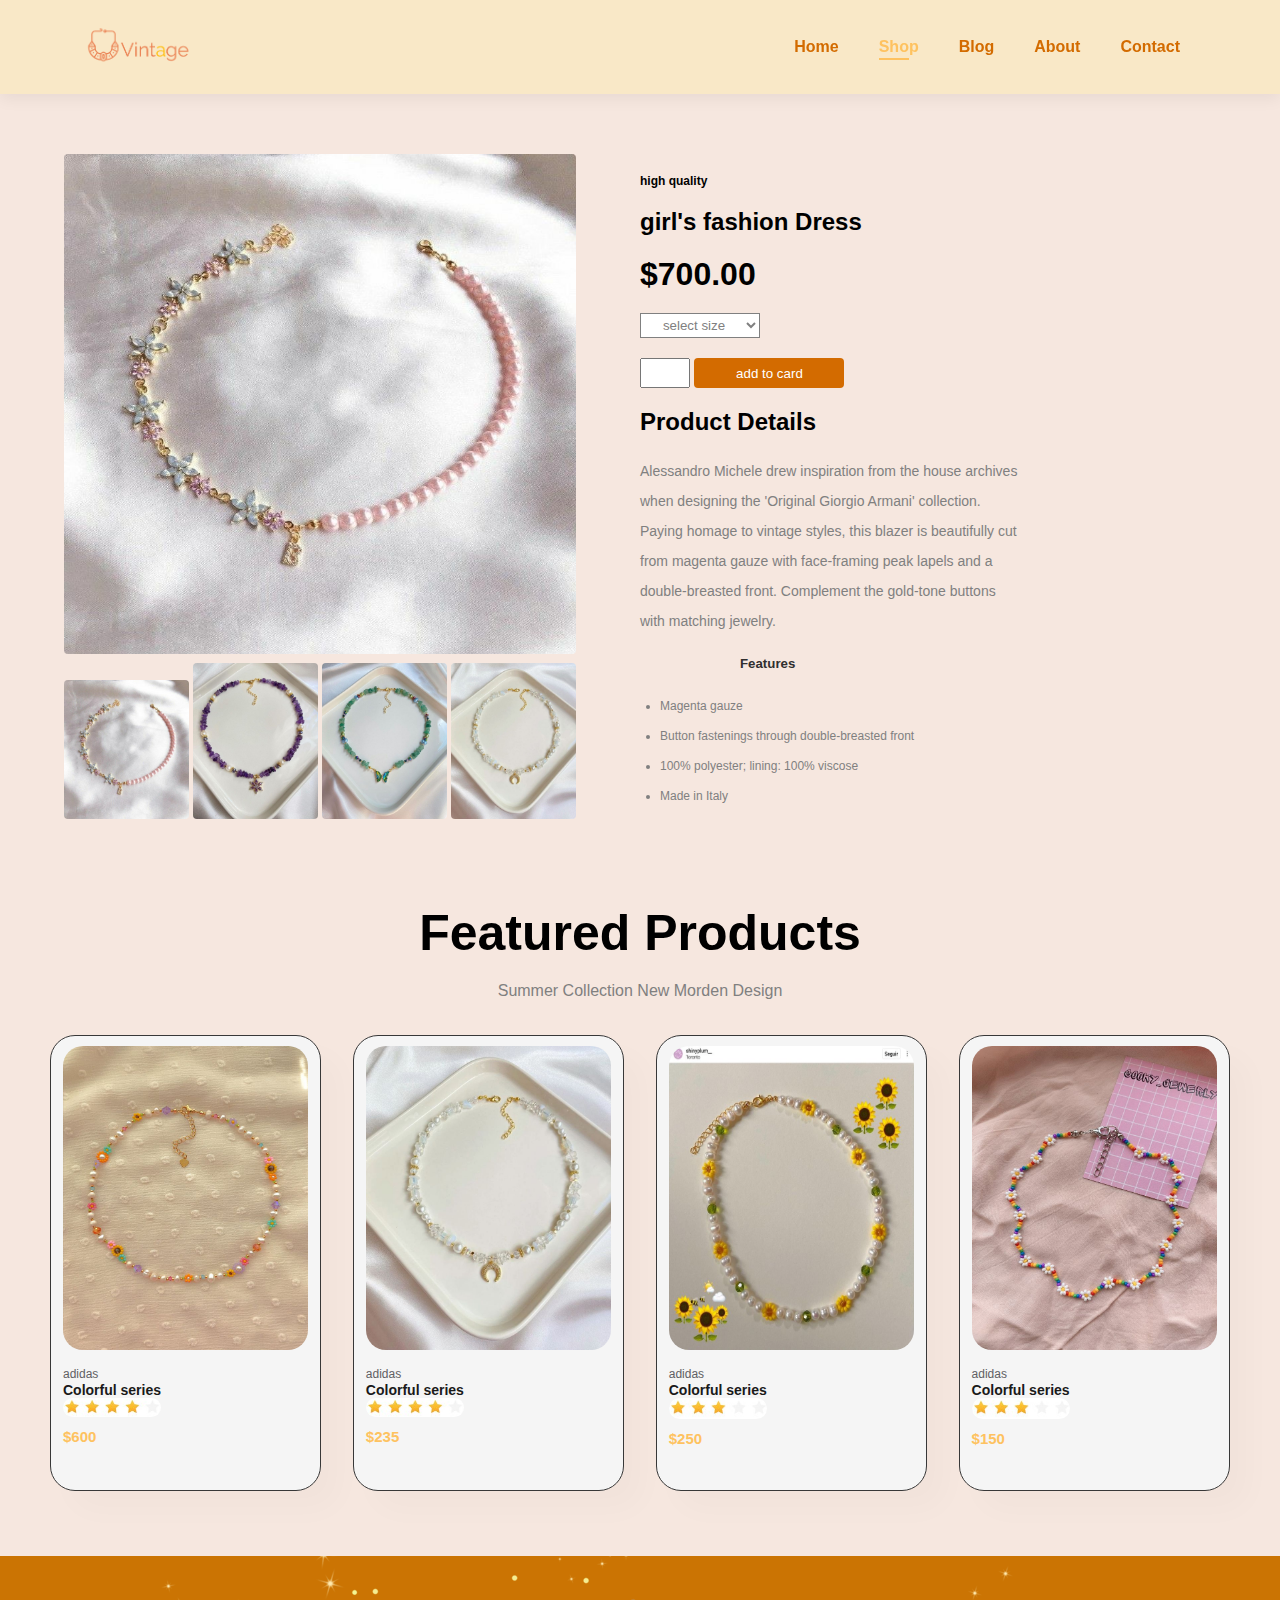
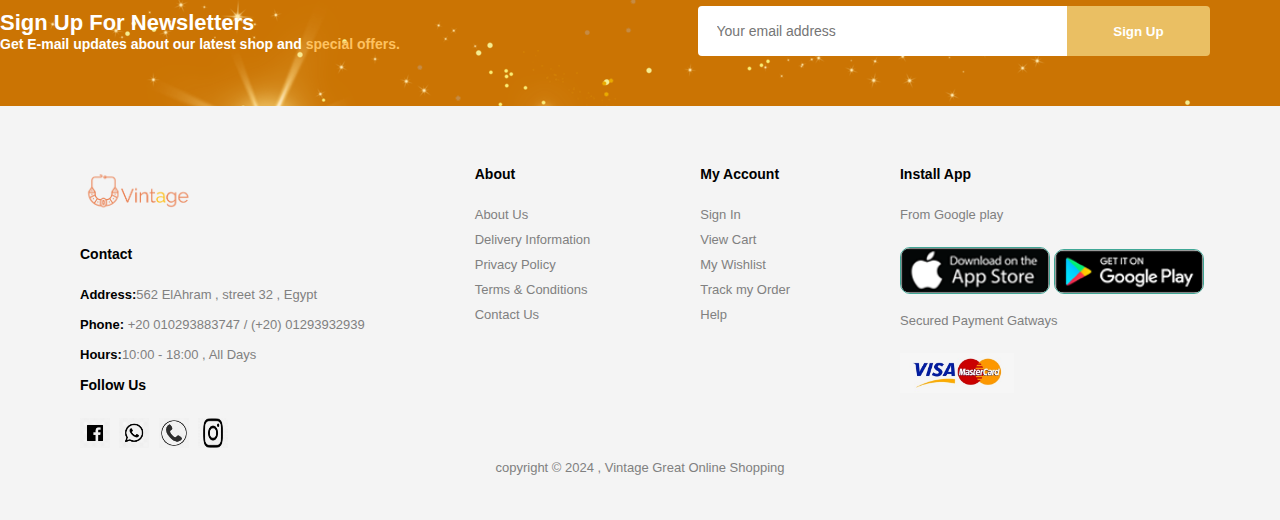
<file: SE2-project-main/girl.html>
<!DOCTYPE html>
<html lang="en">
<head>
<meta charset="UTF-8">
<meta http-equiv="X-UA-Compatible" content="IE-edge">
<meta name="viewport" content="width=device-width, initial-scale=1.0">
<title>Vintage</title>
<link rel="icon" class="icon" href="imgesToShop/logo 1.png" >
<link rel="stylesheet" href="shop.css">
<link rel="stylesheet" href="girl.css">
</head>
<body>
   <section id="header">
    <a href="#"><img src="imgesToShop/logo 1.png" class="logo"  alt="oops"></a>
    <div>
        <ul id="navbar">
            <li><a target="_self"  href="index.html">Home</a></li>
            <li><a target="_self" class="active" href="shop.html">Shop</a></li>
            <li><a target="_self" href="blog.html">Blog</a></li>
            <li><a target="_self" href="about.html">About</a></li>
            <li><a target="_self" href="contact.html">Contact</a></li>
        </ul>
    </div>
   </section>
   <section class="parent">
      <section class="child">
      <div class="child1">
         <img src="imgesToShop/3.jpeg" id="mainimg" alt="">
      </div>
      <div class="child2">
      <span class="img1"> 
         <img src="imgesToShop/3.jpeg" class="small-img" alt="">
        </span> 
      <span class="img2"> 
         <img src="imgesToShop/g4.jpeg" class="small-img" alt="">
        </span>
      <span class="img3"> 
         <img src="imgesToShop/g5.jpeg" class="small-img" alt="">
        </span>
      <span class="img4"> 
         <img src="imgesToShop/g6.jpeg" class="small-img" alt="">
        </span>
      </div>
      <div class="child2"></div>
      </section>
      <section class="child">
         <h4>high quality</h4>
         <h2>girl's fashion Dress</h2>
         <h1>$700.00</h1>
         <select name="select size" value="select size" id="">

            <option value="select size"  checked>select size</option>
            <option value="small" >small</option>
            <option value="meddim">meddim</option>
            <option value="large">large</option>
            <option value="XL">XL</option>
            <option value="XXL">XXL</option>
         </select>
        <form action="#">
         <input type="number" name="" id="">
         <button type="submit"> <a href="contact.html"> add to card</a></button>
        </form>
         <h2>Product Details</h2>
         <p>
            Alessandro Michele drew inspiration from the house archives when designing the 
            'Original Giorgio Armani' collection. Paying homage to vintage styles, 
              this blazer is beautifully cut from magenta gauze with face-framing 
             peak lapels and a double-breasted front. Complement the gold-tone buttons 
             with matching jewelry.
         </p> 
         <h5>Features </h5> 
         <ul><li> Magenta gauze</li>
             <li>Button fastenings through double-breasted front</li>
                 <li>100% polyester; lining: 100% viscose</li>
                     <li>Made in Italy</li></ul>
      </section>
   </section>
   <section id="product1"  class="section-p1">
     
   <h2>Featured Products</h2>
      <p>Summer Collection New Morden Design</p>
      <div class="pro-container">

  
          <div class="pro" id="span3">
              <img src="imgesToShop/g1.jpeg" alt="">
              <div class="des">
                  <span>adidas</span>
                  <h5>Colorful series</h5>
                  <div class="star">
                      <i class="fas fa-star"></i>
                      <i class="fas fa-star"></i>
                      <i class="fas fa-star"></i>
                      <i class="fas fa-star"></i>
                      <i class="fas fa-star"></i>
                  </div>
                  <img src="imgesToShop/15.jpg" alt="">
                  <h4>$600</h4>
              </div>
              <a href="#"><i class="fal fa-shopping-cart"></i></a>
          </div>
  
          <div class="pro">
              <img src="imgesToShop/g6.jpeg" alt="">
              <div class="des">
                  <span>adidas</span>
                  <h5>Colorful series</h5>
                  <div class="star">
                      <i class="fas fa-star"></i>
                      <i class="fas fa-star"></i>
                      <i class="fas fa-star"></i>
                      <i class="fas fa-star"></i>
                      <i class="fas fa-star"></i>
                  </div>
                  <img src="imgesToShop/15.jpg" alt="">
                  <h4>$235</h4>
              </div>
              <a href="#"><i class="fal fa-shopping-cart"></i></a>
          </div>
  
          <div class="pro">
              <img src="imgesToShop/g2.jpeg" alt="">
              <div class="des">
                  <span>adidas</span>
                  <h5>Colorful series</h5>
                  <div class="star">
                      <i class="fas fa-star"></i>
                      <i class="fas fa-star"></i>
                      <i class="fas fa-star"></i>
                      <i class="fas fa-star"></i>
                      <i class="fas fa-star"></i>
                  </div>
                  <img src="imgesToShop/14.jpg" alt="">
                  <h4>$250</h4>
              </div>
              <a href="#"><i class="fal fa-shopping-cart"></i></a>
          </div>
  
          <div class="pro">
              <img src="imgesToShop/g3.jpeg" alt="">
              <div class="des">
                  <span>adidas</span>
                  <h5>Colorful series</h5>
                  <div class="star">
                      <i class="fas fa-star"></i>
                      <i class="fas fa-star"></i>
                      <i class="fas fa-star"></i>
                      <i class="fas fa-star"></i>
                      <i class="fas fa-star"></i>
                  </div>
                  <img src="imgesToShop/14.jpg" alt="">
                  <h4>$150</h4>
              </div>
              <a href="#"><i class="fal fa-shopping-cart"></i></a>
          </div>
      </div>
     </section>
     <section id="newsletter" class="section-p1  section-m1">
      <div class="newstext">
          <h4>Sign Up For Newsletters</h4>
          <p>Get E-mail updates about our latest shop and <span>special offers.</span></p>
      </div>
      <div class="form">
  
          <input type="text" placeholder="Your email address">
          <button class="normal"><a href="signIn.html" target="_blank">Sign Up</a></button>
      </div>
     </section>
   <footer class="section-p1">

      <div class="col colum">
          <img class="logo" src="imgesToShop/logo 1.png" alt="">
          <h4> Contact</h4>
          <p> <strong>Address:</strong>562  ElAhram , street 32 , Egypt</p>
          <p><strong>Phone:</strong> +20 010293883747 / (+20) 01293932939</p>
          <p><strong>Hours:</strong>10:00 - 18:00 , All Days</p>   
          <h4>Follow Us</h4>
          <ul>
            <li>
          <a href="https://www.facebook.com/wessammohamed.mohamed.75?mibextid=ZbWKwL"><img src="imgesToShop/download (6).png" alt=""></a>
            </li>
            <li>
          <a href="whatsapp.com"><img src="imgesToShop/download (7).png" alt=""></a>
            </li>
            <li>
               <a href="phone.com"><img src="imgesToShop/download (9).png" alt=""></a>
            </li>
            <li>
               <a href="instegram.com"><img src="imgesToShop/download (11).png" alt=""></a>
            </li>
          </ul>
    </div>
    <div class="col"> 

        <h4>About</h4>
        <a href="about.html">About Us</a>
        <a href="#"> Delivery Information</a>
        <a href="#">Privacy Policy</a>
        <a href="#">Terms & Conditions</a>
        <a href="contact.html">Contact Us</a>
        
    </div>


    <div class="col"> 

        <h4>My Account</h4>
        <a href="SignUp.html">Sign In </a>
        <a href="#">View Cart</a>
        <a href="#">My Wishlist </a>
        <a href="#">Track my Order</a>
        <a href="#">Help</a>
        
    </div>

    <div class="col install">
        <h4>Install App</h4>
        <p>From Google play</p>
        <div class="row">
         <a href="google play.com">
            <img src="imgesToShop/cms-footer-1.png" alt="">
         </a>
         <a href="app store.com">
         <img src="imgesToShop/cms-footer-2.png" alt="">
         </a>
        </div>
        <p>Secured Payment Gatways</p>
        <img src="imgesToShop/34.jpg" alt="">
       
    </div>
    <div class="copyright">
        <p>copyright © 2024 , Vintage Great Online Shopping  </p>
    </div>

   </footer>

    <!-- <script src="script.js"></script> -->

    <script>
        var mainimg = document.getElementById("mainimg");
        var smallimg = document.getElementsByClassName("small-img");
        smallimg [0].onclick = function(){
            mainimg.src = smallimg[0].src;
        }
        smallimg [1].onclick = function(){
            mainimg.src = smallimg[1].src;
        }
        smallimg [2].onclick = function(){
            mainimg.src = smallimg[2].src;
        }
        smallimg [3].onclick = function(){
            mainimg.src = smallimg[3].src;
        }
    </script>
</body>

</html>
</file>
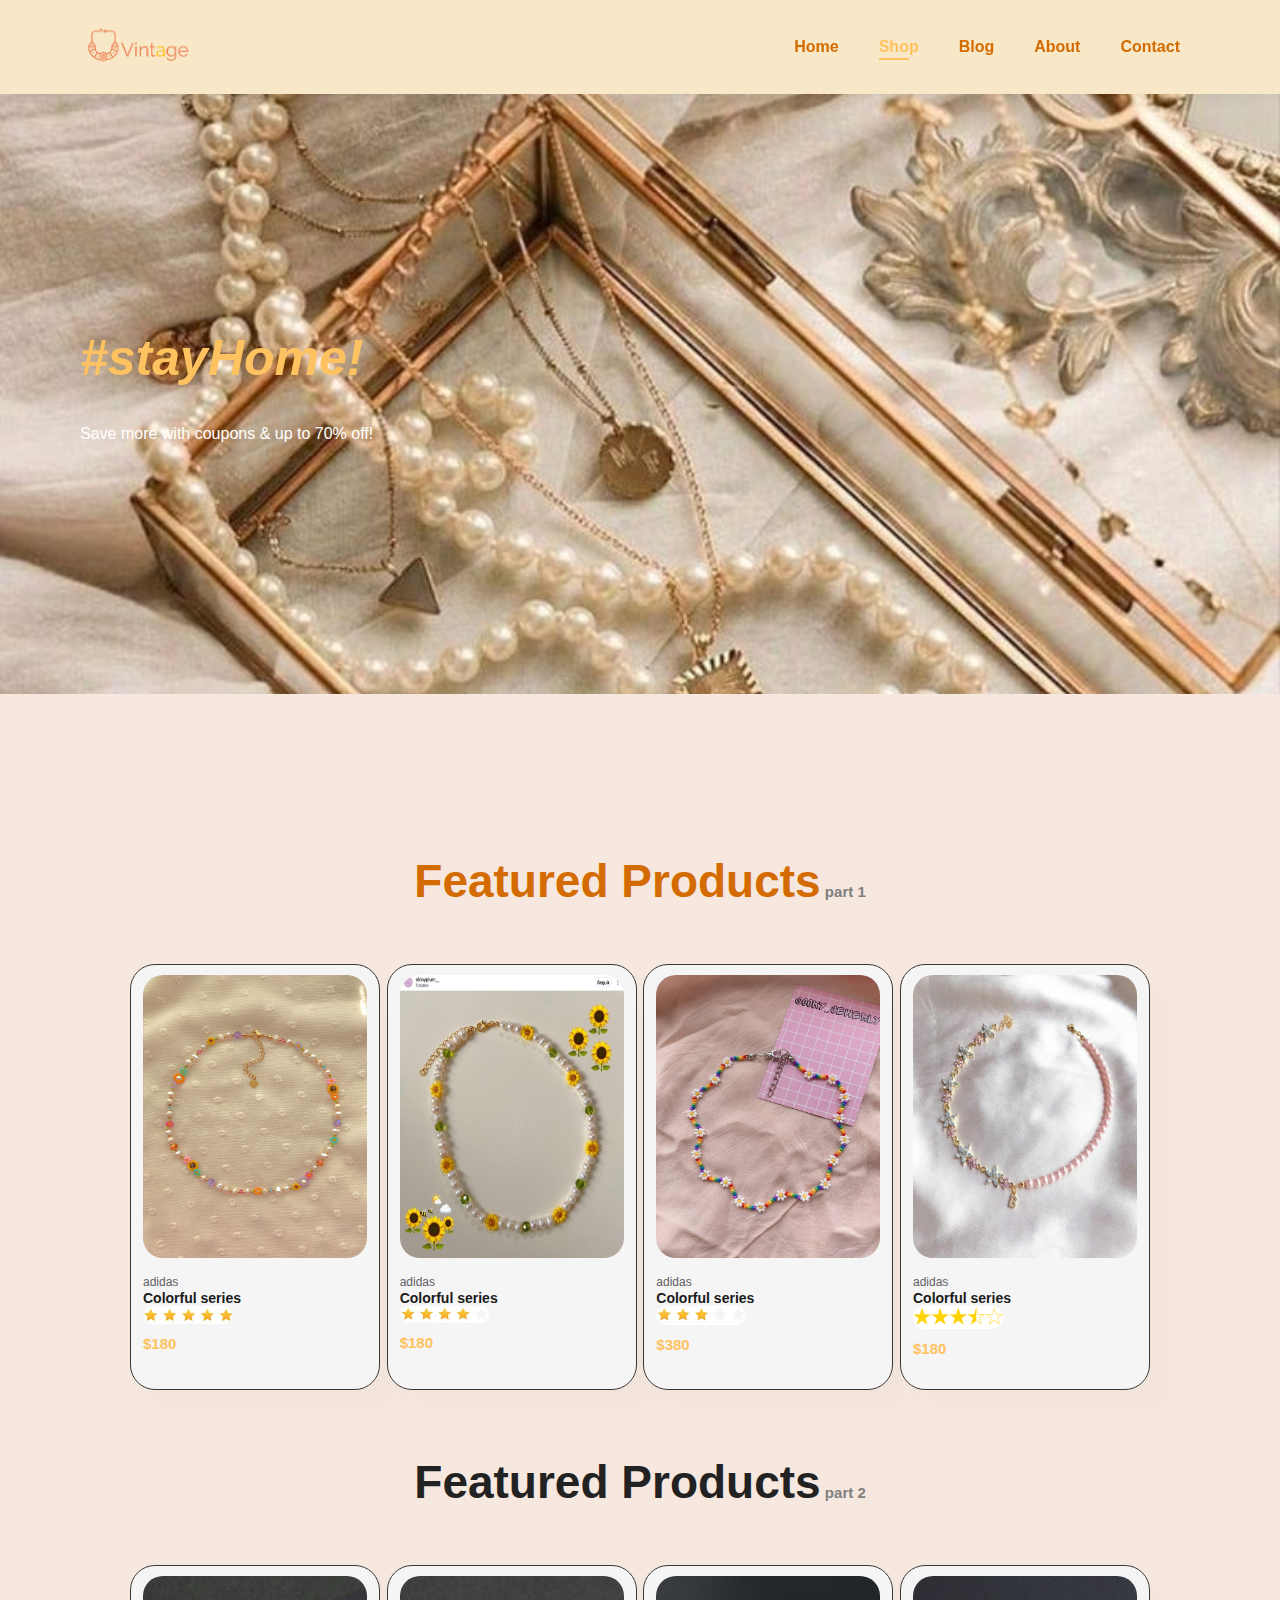
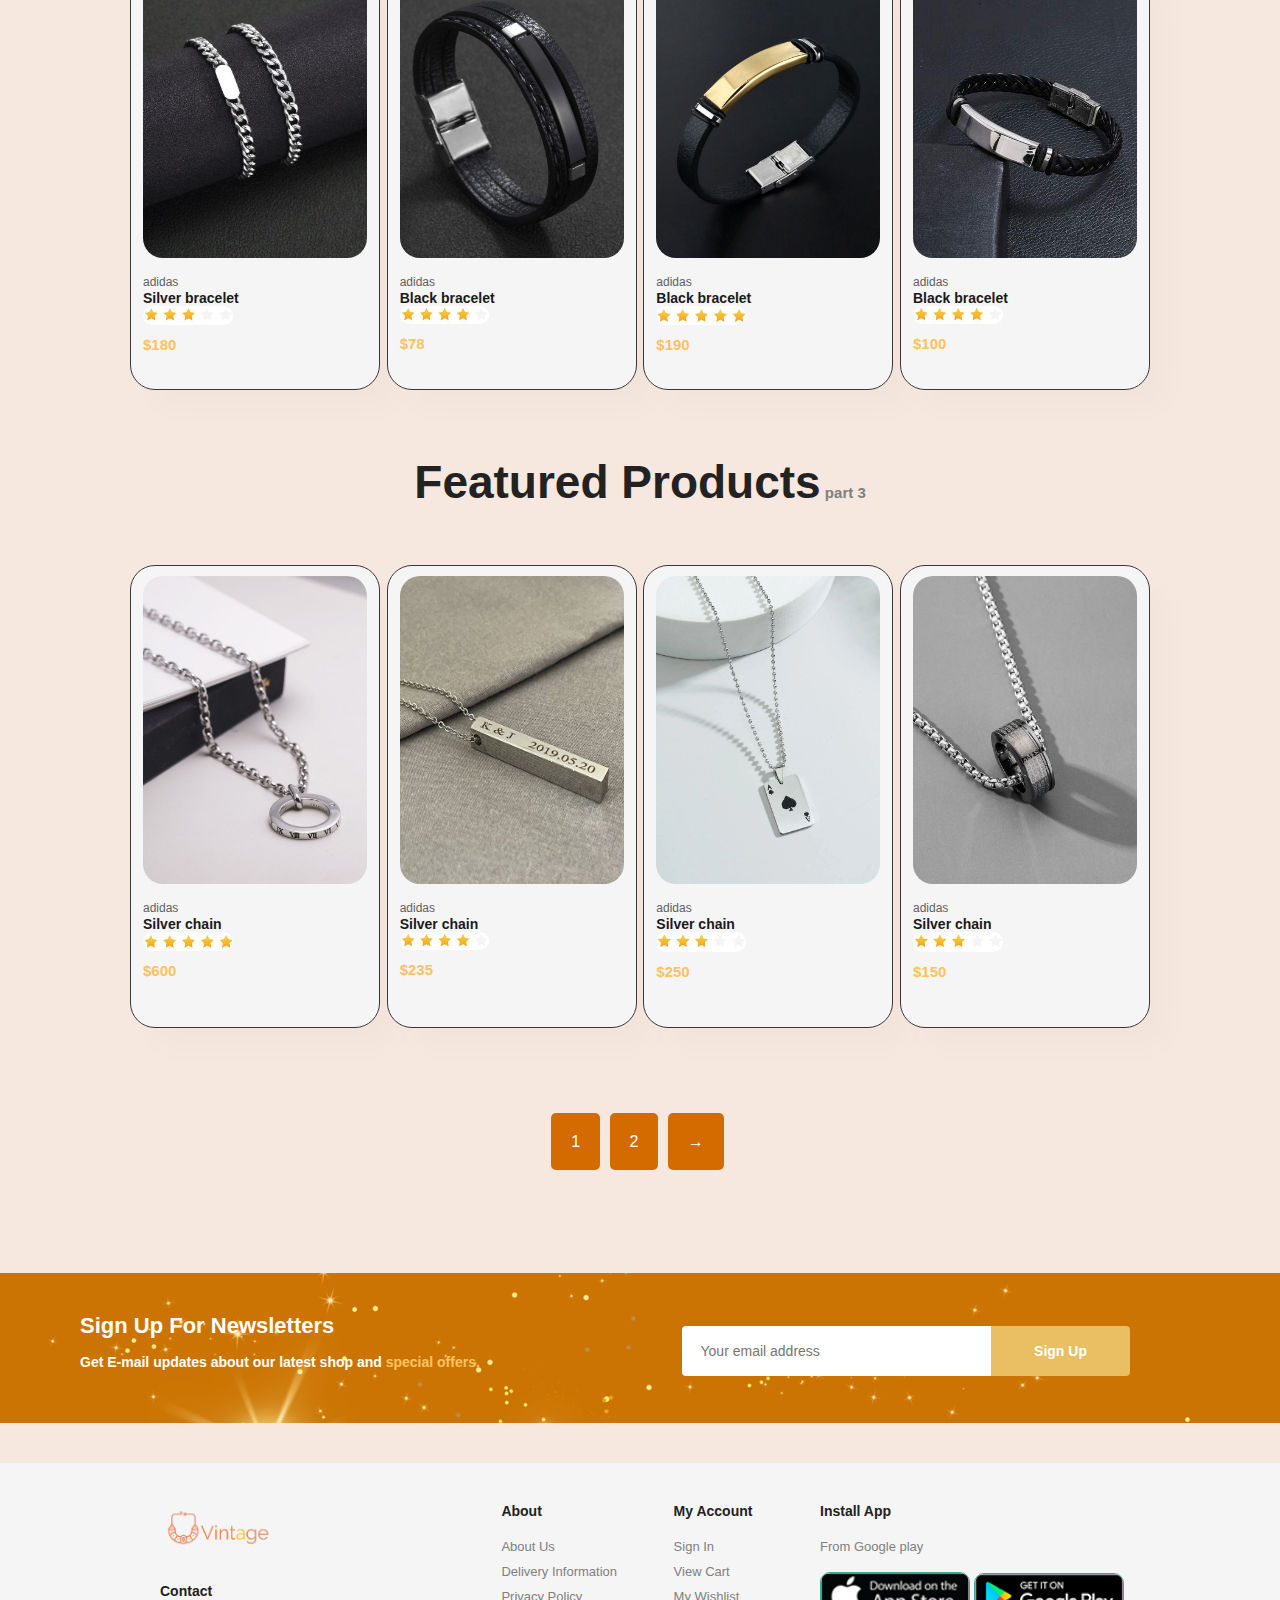
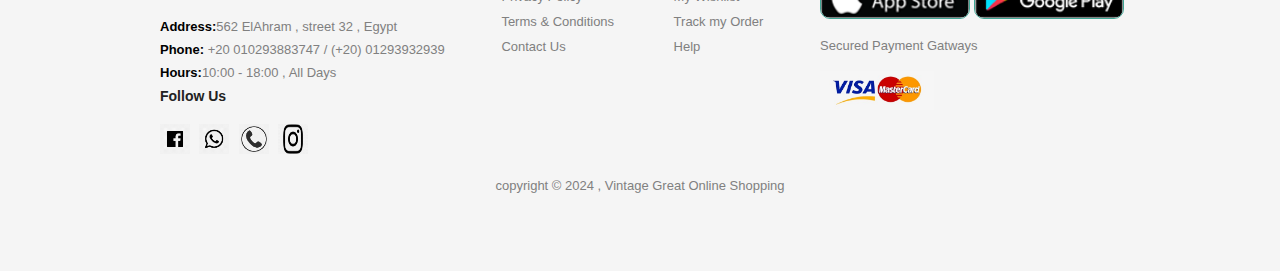
<file: SE2-project-main/shop.html>
<!DOCTYPE html>
<html lang="en">
<head>
<meta charset="UTF-8">
<meta http-equiv="X-UA-Compatible" content="IE-edge">
<meta name="viewport" content="width=device-width, initial-scale=1.0">
<title>Vintage</title>
<link rel="icon" class="icon" href="imgesToShop/logo 1.png" >
<link rel="stylesheet" href="shop.css">
<link rel="stylesheet" href="style.css">
</head>
<body>
   <section id="header">
    <a href="#"><img src="imgesToShop/logo 1.png" class="logo"  alt="oops"></a>
    <div>
        <ul id="navbar">
            <li><a  target="_self" href="index.html">Home</a></li>
            <li><a target="_self" class="active" href="shop.html">Shop</a></li>
            <li><a target="_self" href="blog.html">Blog</a></li>
            <li><a target="_self" href="about.html">About</a></li>
            <li><a target="_self" href="contact.html">Contact</a></li>
        </ul>
    </div>
   </section>
   <section id="hero1">
      <h1>#stayHome!</h1>
      <p>Save more with coupons & up to 70% off!</p>
     </section>


     
   <section id="product1"  class="section-p1">
     
      <!-- <p>Summer Collection New Morden Design</p> -->
      <div class="pro-container">


         <h2 id="span1">Featured Products<span> part 1 </span></h2>
         <div class="pro" >
            <img src="imgesToShop/g1.jpeg" alt="">
            <div class="des">
                <span>adidas</span>
                <h5>Colorful series</h5>
                <div class="star">
                    <i class="fas fa-star"></i>
                    <i class="fas fa-star"></i>
                    <i class="fas fa-star"></i>
                    <i class="fas fa-star"></i>
                    <i class="fas fa-star"></i>
                </div>
                <img src="imgesToShop/16.jpg" alt="">
                <h4>$180</h4>
            </div>
            <a href="#"><i class="fal fa-shopping-cart"></i></a>
        </div>

         
        <div class="pro">
         <img src="imgesToShop/g2.jpeg" alt="">
         <div class="des">
             <span>adidas</span>
             <h5>Colorful series</h5>
             <div class="star">
                 <i class="fas fa-star"></i>
                 <i class="fas fa-star"></i>
                 <i class="fas fa-star"></i>
                 <i class="fas fa-star"></i>
                 <i class="fas fa-star"></i>
             </div>
             <img src="imgesToShop/15.jpg" alt="">
             <h4>$180</h4>
         </div>
         <a href="#"><i class="fal fa-shopping-cart"></i></a>
     </div>

         
     <div class="pro">
      <img src="imgesToShop/g3.jpeg" alt="">
      <div class="des">
          <span>adidas</span>
          <h5>Colorful series</h5>
          <div class="star">
              <i class="fas fa-star"></i>
              <i class="fas fa-star"></i>
              <i class="fas fa-star"></i>
              <i class="fas fa-star"></i>
              <i class="fas fa-star"></i>
          </div>
          <img src="imgesToShop/14.jpg" alt="">
          <h4>$380</h4>
      </div>
      <a href="#"><i class="fal fa-shopping-cart"></i></a>
  </div>

         
  <div class="pro">
<a href="girl.html" target="_blank">
   <img src="imgesToShop/3.jpeg" alt="">
</a>
   <div class="des">
       <span>adidas</span>
       <h5>Colorful series</h5>
       <div class="star">
           <i class="fas fa-star"></i>
           <i class="fas fa-star"></i>
           <i class="fas fa-star"></i>
           <i class="fas fa-star"></i>
           <i class="fas fa-star"></i>
       </div>
       <img src="imgesToShop/17.png" alt="">
       <h4>$180</h4>
   </div>
   <a href="#"><i class="fal fa-shopping-cart"></i></a>
</div>
<h2>Featured Products<span> part 2 </span></h2>
          <div class="pro" id="span2">
              <a href="boy.html" target="_blank">
               <img src="imgesToShop/b1.jpeg" alt="">
              </a>
              <div class="des">
                  <span>adidas</span>
                  <h5>Silver bracelet</h5>
                  <div class="star">
                      <i class="fas fa-star"></i>
                      <i class="fas fa-star"></i>
                      <i class="fas fa-star"></i>
                      <i class="fas fa-star"></i>
                      <i class="fas fa-star"></i>
                  </div>
                  <img src="imgesToShop/14.jpg" alt="">
                  <h4>$180</h4>
              </div>
              <a href="#"><i class="fal fa-shopping-cart"></i></a>
          </div>
  
          <div class="pro">
              <img src="imgesToShop/br1.jpeg" alt="">
              <div class="des">
                  <span>adidas</span>
                  <h5>Black bracelet</h5>
                  <div class="star">
                      <i class="fas fa-star"></i>
                      <i class="fas fa-star"></i>
                      <i class="fas fa-star"></i>
                      <i class="fas fa-star"></i>
                      <i class="fas fa-star"></i>
                  </div>
                  <img src="imgesToShop/15.jpg" alt="">
                  <h4>$78</h4>
              </div>
              <a href="#"><i class="fal fa-shopping-cart"></i></a>
          </div>
  
          <div class="pro">
              <img src="imgesToShop/br2.jpeg">
              <div class="des">
                  <span>adidas</span>
                  <h5>Black bracelet</h5>
                  <div class="star">
                      <i class="fas fa-star"></i>
                      <i class="fas fa-star"></i>
                      <i class="fas fa-star"></i>
                      <i class="fas fa-star"></i>
                      <i class="fas fa-star"></i>
                  </div>
                  <img src="imgesToShop/16.jpg" alt="">
                  <h4>$190</h4>
              </div>
              <a href="#"><i class="fal fa-shopping-cart"></i></a>
          </div>
  
          <div class="pro">
              <img src="imgesToShop/br3.jpeg" alt="">
              <div class="des">
                  <span>adidas</span>
                  <h5>Black bracelet</h5>
                  <div class="star">
                      <i class="fas fa-star"></i>
                      <i class="fas fa-star"></i>
                      <i class="fas fa-star"></i>
                      <i class="fas fa-star"></i>
                      <i class="fas fa-star"></i>
                  </div>
                  <img src="imgesToShop/15.jpg" alt="">
                  <h4>$100</h4>
              </div>
              <a href="#"><i class="fal fa-shopping-cart"></i></a>
          </div>
<h2>Featured Products<span> part 3 </span></h2>
  
          <div class="pro" id="span3">
              <img src="imgesToShop/3c.jpeg" alt="">
              <div class="des">
                  <span>adidas</span>
                  <h5> Silver chain</h5>
                  <div class="star">
                      <i class="fas fa-star"></i>
                      <i class="fas fa-star"></i>
                      <i class="fas fa-star"></i>
                      <i class="fas fa-star"></i>
                      <i class="fas fa-star"></i>
                  </div>
                  <img src="imgesToShop/16.jpg" alt="">
                  <h4>$600</h4>
              </div>
              <a href="#"><i class="fal fa-shopping-cart"></i></a>
          </div>
  
          <div class="pro">
              <img src="imgesToShop/4c.jpeg" alt="">
              <div class="des">
                  <span>adidas</span>
                  <h5>Silver chain</h5>
                  <div class="star">
                      <i class="fas fa-star"></i>
                      <i class="fas fa-star"></i>
                      <i class="fas fa-star"></i>
                      <i class="fas fa-star"></i>
                      <i class="fas fa-star"></i>
                  </div>
                  <img src="imgesToShop/15.jpg" alt="">
                  <h4>$235</h4>
              </div>
              <a href="#"><i class="fal fa-shopping-cart"></i></a>
          </div>
  
          <div class="pro">
              <img src="imgesToShop/1c.jpeg" alt="">
              <div class="des">
                  <span>adidas</span>
                  <h5>Silver chain</h5>
                  <div class="star">
                      <i class="fas fa-star"></i>
                      <i class="fas fa-star"></i>
                      <i class="fas fa-star"></i>
                      <i class="fas fa-star"></i>
                      <i class="fas fa-star"></i>
                  </div>
                  <img src="imgesToShop/14.jpg" alt="">
                  <h4>$250</h4>
              </div>
              <a href="#"><i class="fal fa-shopping-cart"></i></a>
          </div>
  
          <div class="pro">
              <img src="imgesToShop/2c.jpeg" alt="">
              <div class="des">
                  <span>adidas</span>
                  <h5>Silver chain</h5>
                  <div class="star">
                      <i class="fas fa-star"></i>
                      <i class="fas fa-star"></i>
                      <i class="fas fa-star"></i>
                      <i class="fas fa-star"></i>
                      <i class="fas fa-star"></i>
                  </div>
                  <img src="imgesToShop/14.jpg" alt="">
                  <h4>$150</h4>
              </div>
              <a href="#"><i class="fal fa-shopping-cart"></i></a>
          </div>
      </div>
     </section>
<section class="squre">
   <span><a href="#span1">1</a></span>
   <span><a href="#span2">2</a></span>
   <span><a href="#span3">→</a></span>
</section>
     <section id="newsletter" class="section-p1  section-m1">
      <div class="newstext">
          <h4>Sign Up For Newsletters</h4>
          <p>Get E-mail updates about our latest shop and <span>special offers.</span></p>
      </div>
      <div class="form">
  
          <input type="text" placeholder="Your email address">
          <button class="normal"><a href="SignUp.html">Sign Up</a></button>
      </div>
     </section>  
   <footer class="section-p1">

      <div class="col colum">
          <img class="logo" src="imgesToShop/logo 1.png" alt="">
          <h4> Contact</h4>
          <p> <strong>Address:</strong>562  ElAhram , street 32 , Egypt</p>
          <p><strong>Phone:</strong> +20 010293883747 / (+20) 01293932939</p>
          <p><strong>Hours:</strong>10:00 - 18:00 , All Days</p>   
          <h4>Follow Us</h4>
          <ul>
            <li>
          <a href="https://www.facebook.com/wessammohamed.mohamed.75?mibextid=ZbWKwL"><img src="imgesToShop/download (6).png" alt=""></a>
            </li>
            <li>
          <a href="whatsapp.com"><img src="imgesToShop/download (7).png" alt=""></a>
            </li>
            <li>
               <a href="phone.com"><img src="imgesToShop/download (9).png" alt=""></a>
            </li>
            <li>
               <a href="instegram.com"><img src="imgesToShop/download (11).png" alt=""></a>
            </li>
          </ul>
    </div>
    <div class="col"> 

        <h4>About</h4>
        <a href="about.html">About Us</a>
        <a href="#"> Delivery Information</a>
        <a href="#">Privacy Policy</a>
        <a href="#">Terms & Conditions</a>
        <a href="contact.html">Contact Us</a>
        
    </div>


    <div class="col"> 

        <h4>My Account</h4>
        <a href="SignUp.html">Sign In </a>
        <a href="#">View Cart</a>
        <a href="#">My Wishlist </a>
        <a href="#">Track my Order</a>
        <a href="#">Help</a>
        
    </div>

    <div class="col install">
        <h4>Install App</h4>
        <p>From Google play</p>
        <div class="row">
         <a href="google play.com">
            <img src="imgesToShop/cms-footer-1.png" alt="">
         </a>
         <a href="app store.com">
         <img src="imgesToShop/cms-footer-2.png" alt="">
         </a>
        </div>
        <p>Secured Payment Gatways</p>
        <img src="imgesToShop/34.jpg" alt="">
       
    </div>
    <div class="copyright">
        <p>copyright © 2024 , Vintage Great Online Shopping  </p>
    </div>

   </footer>
    <script src="script.js"></script>
</body>
</html>
</file>
<file: SE2-project-main/style.css>
* {
   margin: 0;
   padding: 0;
   box-sizing: border-box;
   font-family: sans-serif;
}
body{
    background-color: #f6e7df;
    
}
.logo{
    height: 50px; 
}


h1{  
   font-size: 50px;
   line-height: 64px;
   color: #222;
}

h2{
    font-size: 46px;
    line-height: 54px;
    color: #222;
}

h4{
    font-size: 20px;
    color: #222;
}

h6{
    font-weight: 700;
    font-size: 12px;
}

p{
    font-size: 16px;
    color: #222;
    margin: 15px 0 20px 0;
}

.section-p1{
    padding: 40px 80px;
}

.section-m1{
    margin: 40px 0;
}

button.normal{
    font-size: 14px;
    font-weight: 600;
    padding: 15px 30px;
    color:  #000;
    background-color: #fff;
    border-radius: 4px;
    cursor: pointer;
    border:none ;
    outline: none;
    transition: 0.2s;

}


button.white{
    font-size: 13px;
    font-weight: 600;
    padding: 11px 18px;
    color:  #fff;
    background-color: transparent;
    cursor: pointer;
    border:1px solid #fff ;
    outline: none;
    transition: 0.2s;

}

/* Header Start  */

#header{
    display: flex;
    align-items: center;
    justify-content: space-between;
    padding: 20px 80px ;
    background: #f9e8c7;
    box-shadow: 0 5PX 15PX rgba(0, 0, 0, 0.06);
    z-index: 999;
    position: sticky;
    top: 0;
    left: 0;

}


#navbar{
    display: flex;
    align-items: center;
    justify-content: center;

}

#navbar li{
    list-style: none;
    padding: 0 20px;
    position: relative;

}
#navbar li a{
    text-decoration: none;
    font-size: 16px;
    font-weight: 600;
    color: #D36B00;
    transition: 0.3s ease;
  
}

#navbar li a:hover,
#navbar li a.active{
    color:#FEC260;
}

#navbar li a.active::after,
#navbar li a:hover::after{
    content: "";
    width: 30px;
    height: 2px;
   background: #FEC260;
   position: absolute;
   bottom: -4px;
   left: 20px;
}




#mobile{
    display: none;
    align-items: center;

}
#mobile img{
    display: none;
    align-items: center;
    width: 30px;
    height: 30px;

}

#close{
    display: none;
}











/* Home Page */

#hero{
    background-image: url(imgesToShop/bk6.jpeg);
    height: 600px;
    /* width: 100%; */
    background-size: cover;
    background-position: top 45% right 0;
    padding: 0 80px;
    display: flex ;
    flex-direction: column;
    align-items: flex-start;
    justify-content: center;
}


#hero h4{
    color: #f6f5f5;
    padding-bottom: 15px;
}
#hero h2{
    color: #f6f5f5;
   
}
#hero p{
    color: #f6f5f5;
    
}
#hero h1{
   color: #D36B00;
}
#hero button{
    background-color: #fff;
    color: #D36B00;
    border: 0 ;
    padding: 14px 40px 14px 40px;
    font-weight: 700;
    font-size: 15px;
    border-radius: 4px;
}  

#hero button a{
    color:#b36e0c;
    text-decoration: none;
}

#hero button:hover{
    color: #b36e0c;
    background-color: #e8cfb6;
}

.img1{
    height: 150px;
    width: 150px;
}
#feature{
    display: flex;
    align-items: center;
    justify-content: space-between;
    flex-wrap: wrap;
}


#feature .fe-box{
    width:180px ;
    text-align: center;
    padding:25px 15px ;
    box-shadow: 20px 20px 34px rgba(0,0,0,0.03) ;
    border: 1px solid   #a25a86;
    border-radius:4px ;
    margin:15px 0px ;
}
#feature .fe-box:hover{

    box-shadow: 50px 50px 50px rgba(70,62,221,0.1);
}
#feature .fe-box img{
    width: 100%;
    margin-bottom:10px ;


}


#feature .fe-box h6{
    
    padding: 9px 8px 6px 8px ;
    line-height: 1;
    border: radius 4px;
    color:  #a25a86;
    background-color: #e9b1bd;
}
#feature .fe-box:nth-child(2) h6{
    background-color: rgb(178, 221, 182);
}
#feature .fe-box:nth-child(3) h6{

    background-color: rgb(171, 228, 235);
}
#feature .fe-box:nth-child(4) h6{

    background-color: rgb(190, 201, 232);
}
#feature .fe-box:nth-child(5) h6{

    background-color: rgb(185, 219, 188);
}
#feature .fe-box:nth-child(6) h6{

    background-color: rgb(206, 198, 82);
}

#product1 .pro img {
  height: 70%;
}


#product1{
    text-align: center;

}
#product1 #span1{
    color: #D36B00;
}
#product1 #span2{
    color: #D36B00;
}
#product1 .pro-container{
    display: flex;
    justify-content: space-between;
    padding-top: 20px;
    flex-wrap: wrap;
}


#product1 .pro{
    width: 23%;
    min-width: 250px;
    padding: 10px 12px;
    background-color: whitesmoke;
    border: 1px solid #383838;
    border-radius: 25px;
    cursor: pointer;
    box-shadow: 20px 20px 30px rgba(0,0,0,0.02);
    margin: 15px 0;
    transition: 0.02s ease;
    position: relative;
}

#product1 .pro:hover{
    box-shadow: 20px 20px 30px rgba(0,0,0,0.06);
}
#product1 .pro img{
    width: 100%;
   border-radius: 20px;
}
#product1 .pro .des{
    text-align: start;
    padding: 10px 0;

}
#product1 .pro .des span{
    font-size: 12px ;
    color: #606063;
}
#product1 .pro .des h5{
    padding-top: 7 px;
    color: #1a1a1a;
    font-size: 14px;

}

#product1 .pro .des img{
    width: 40%;
 }
/*
#product1 .pro .des i{
    font-size: 12px;
    counter-reset: #D37B00;
}
*/
#product1 .pro .des h4{
    padding-top: 7px;
    font-size: 15px;
    font-weight: 700;
    color: #FEC260;
}
#product1 span{
    font-size: 12px ;
    color: #606063;
}


/*
#product1 .pro .cart{
    width: 40px;
    height: 40px;
    line-height: 40px;
    border-radius:50px ;
    background-color: #e8f6ea;
    font-weight: 500;
    color:#FEC260 ;
    border: 1px solid #cce7d0;
    position:absolute;
    bottom:20px;
    right:10px;
}*/



#banner{
    display: flex;
    flex-direction: column;
    align-items:center;
    justify-content: center;
    text-align: center;
    background-image: url(imgesToShop/49.jpg);
    width: 100%;
    height: 40vh;
    background-size: cover;
    background-position: center;

}


#banner a{
    text-decoration: none;
    color: #000;
}

#banner h4{ 
    color:#fff;
    font-size: 25px;
}

#banner h2{ 
    color:#fff;
    font-size: 35px;
    padding: 10px 0;
}
#banner h2  span{ 
    color:#3FA796;
}

#banner button:hover{
    background-color: #3FA796;
}

#sm-banner a{
    text-decoration: none;
    color: #fff;
}

#sm-banner {

    display: flex;
    justify-content: center;
    flex-wrap:wrap;
}

#sm-banner .banner-box{

    display: flex;
    flex-direction: column;
    align-items:flex-start;
    justify-content: center;
    background-image: url(imgesToShop/d2.jpeg);
    min-width: 580px;
    height: 50vh;
    background-size: cover;
    background-position: center;
    margin-left: 40PX;
    padding: 30px;
}

#sm-banner .banner-box2{
    background-image: url(imgesToShop/d3.jpeg);
}

#sm-banner h4{
    color: #ffffff;
    font-size: 20px;
    font-weight: 300;
}

#sm-banner h2{
    color: #fff;
    font-size: 28px;
    font-weight: 800;
}
#sm-banner span{
    color: #ffffff;
    font-size: 14px;
    font-weight: 500;
    padding-bottom: 15px;
}

#sm-banner .banner-box:hover button{
    background-color: #3FA796;
    border: 1px solid #3FA796;
}

#banner3{
    display: flex;
    justify-content: space-between;
    flex-wrap: wrap;
    padding: 0 80px;

}

#banner3 .banner-box{

    display: flex;
    flex-direction: column;
    align-items:flex-start;
    justify-content: center;
    background-image: url(imgesToShop/d5.jpeg);
    min-width: 30%;
    height: 30vh;
    background-size: cover;
    background-position: center;
    margin: 20px;
    padding: 20px;
    margin-bottom: 20px;
}

#banner3 .banner-box2{
    background-image: url(imgesToShop/bk1.jpeg);
}

#banner3 .banner-box3{
    background-image: url(imgesToShop/bk2.jpeg);
}

#banner3 h2{
    color: #fff;
    font-weight: 900;
    font-size: 22px;

}
#banner3 h3{
    color: #746e72;
    font-weight: 800;
    font-size: 15px;

}
#newsletter{
    display: flex;
    justify-content: space-between;
    flex-wrap: wrap;
    align-items: center;
    background-image: url(imgesToShop/50.png);
    background-repeat: no-repeat;
    background-position: 20% 30%;
    background-color: #cb7403;
}

#newsletter h4{
   font-size: 22px;
   font-weight: 700;
   color: #fff;
}
#newsletter p{
    font-size: 14px;
    font-weight: 600;
    color:#fff;
}

#newsletter p span{
    color:#FEC260;
}
#newsletter .form{
    display: flex;
    width: 40%;

}


#newsletter input{
    height: 3.125rem;
    padding: 0 1.25em ;
    font-size: 14px;
    width: 100%;
    border: 1px solid transparent;
    border-radius: 4px;
    outline: none;
    border-top-right-radius: 0;
    border-bottom-right-radius:0 ;
}

#newsletter button{
    background-color: #eabf63;
    color: #fff;
    white-space: nowrap;
    outline: none;
    border: 0;
    border-radius: 4px;
    border-top-left-radius: 0;
    border-bottom-left-radius:0 ;
    width: 40%;
   height: 50px;

}

#newsletter button:hover{
    background-color: #d49343;
    font-size: 17px;
 }


 #newsletter button a{
    color: white;
    text-decoration: none;
    font-weight: 600;
 }

 
footer{
    display: flex;
    flex-wrap: wrap;
    justify-content: space-between;
    background-color: whitesmoke;
    /* background-color: rgb(244, 244, 244); */
   padding-top: 60px;
}

footer .col{
     display: flex;
     flex-direction: column;
     align-items: flex-start;
     margin-bottom: 20px;
}

footer .logo{
 
    margin-bottom: 30px;
}

footer h4{

    font-size: 14px;
    padding-bottom: 20px;
}

footer ul li a img{
    width: 30px;
    height:30px;
   }
   footer ul li {
    text-decoration: none;
    list-style: none;
    display: inline;
    margin-right: 5px;
   }
   footer  a img:hover{
   border: 1px solid #D36B00;
   border-radius: 10px;
   }

footer p{
 font-size: 13px;
 margin: 0 0 8px 0;
}

footer a{
    font-size: 13px;
    text-decoration: none;
    color: gray;
    margin-bottom: 10px;

}



footer .install .row img{
    border: 1px solid #3FA796;
    border-radius: 10px;
   width: 150px;
}
footer .install .row img:hover{
    border: 2px solid #D36B00;
    border-radius: 15px;
 
 }

footer .install img{
    margin: 10px 0 15px 0;
    width: 30%;
}

footer a:hover{
    color: #D36B00;
}

footer .copyright{
    width: 100%;
    text-align: center;
}













@media (max-width:799px) {
    .section-p1 {
        padding: 40px 30px;
    }
    #navbar{
        display: flex;
        flex-direction: column;
        align-items: flex-start;
        justify-content: flex-start;
        position: fixed;
        top: 0;
        right:-310px;
        height: 100vh;
        width: 30vh;
        background-color: #E3E6F3;
        box-shadow: 0 40px 60px rgba(0, 0, 0, 0.1);
        padding: 80px 0 0 10px;
    }
    #navbar.active{
        right: 0px;
    }


    #navbar li{
        margin-bottom: 25px;
    }
    #mobile img{
        display: flex;
    align-items: center;
        width: 30px;
        height: 30px;
        
    }
    
     #mobile{
    display: flex;
    align-items: center;

    }
    #close img{
        width: 15px;
        height: 15px;
    
        position: absolute;
        top: 30px;
        left: 30px;
    }
    #close{
        display: initial;
    }

    #hero{
        height: 70vh;
        padding: 0 80px;
        background-position: top 30% right 30%;
    }
    #hero p{
        color: rgb(214, 204, 180);
    }
    #feature{
        justify-content: center;
   }
   #feature .fe-box{
    margin: 15px 15px;
   }

   #product1 .pro-container {
    justify-content: center;
}
   #product1 .pro {
    margin: 15px ;
}
   #banner {
    height: 20vh;
   
}
   #sm-banner .banner-box {
    min-width: 100%;
    height: 30vh;
}
   #banner3 {
    padding: 0 40px;
}
  #newsletter .form {
    width: 70%;
}

}



@media (max-width : 477px) {
    .section-p1 {
        padding: 20px ;
    }
    #header {
        padding: 10px 30px;
    }
    h1 {
        font-size: 38px;
    }
    h2 {
        font-size: 32px;
    }
    #hero {
        padding: 0 20px;
        background-position: 55% ;
    }
    #feature {
        justify-content: space-between;
    }
    #feature .fe-box {
        width: 155px;
        margin: 0 0 15px 0;
    }
    .fe-box img {
        height: 151px;
        width: 151px;
    }
    #product1 .pro {
        width: 100%;
    }
    #banner {
        height: 40vh;
    }
    #sm-banner .banner-box {
        height: 40vh;
        min-width: 365px;
        margin-left: 1vh;
    }
    #sm-banner .banner-box2 {
       margin-top: 20px;
       min-width: 130px;
    }
    #banner3 .banner-box3 {
        min-width: 87%;
    }
    #newsletter{
        padding: 20px 40px;
    }

    #newsletter .form {
        width: 100%;
    }
    footer .copyright {
        text-align: start;
    }
}
</file>
<file: SE2-project-main/blog.css>
* {
   margin: 0;
   padding: 0;
   box-sizing: border-box;
   font-family: sans-serif;
}
/* Header Start  */
body{
   background-color: #f6e7df;
   
}
.logo{
   height: 50px; 
}

#header{
   display: flex;
   align-items: center;
   justify-content: space-between;
   padding: 20px 80px ;
   background: #f9e8c7;
   box-shadow: 0 5PX 15PX rgba(0, 0, 0, 0.06);
   z-index: 999;
   position: sticky;
   top: 0;
   left: 0;
}
#navbar{
   display: flex;
   align-items: center;
   justify-content: center;

}

#navbar li{
   list-style: none;
   padding: 0 20px;
   position: relative;

}
#navbar li a{
   text-decoration: none;
   font-size: 16px;
   font-weight: 600;
   color: #D36B00;
   transition: 0.3s ease;
 
}
#navbar li a:hover,
#navbar li a.active{
    color: #FEC260;
}
#navbar li a.active::after,
#navbar li a:hover::after{
    content: "";
    width: 30px;
    height: 2px;
   background: #FEC260;
   position: absolute;
   bottom: -4px;
   left: 20px;
}

/* Home Page */

#hero{
   /* background-image: url(imgesToShop/logo.jpg); */
   height: 600px;
   width: 100%;
   background-size: cover;
   background-position: top 40% right 50% ;
   padding: 0 80px;
   display: flex ;
   flex-direction: column;
   align-items: flex-start;
   justify-content: center;
}
#hero h1{
   color: #f4f0ed;
   font-size: 60px;
   margin-bottom: 0px;
   
   font-style: italic;
}
#hero p{
   color: rgb(241, 239, 239);
  
   
}
#product1{
   text-align: center;
   margin: 50px;
}
#product1 .pro-container{
   display: flex;
   justify-content: space-between;
   padding-top: 20px;
   flex-wrap: wrap;
}
#product1 .pro{
   width: 23%;
   min-width: 250px;
   padding: 10px 12px;
   border: 1px solid #cce7d0;
   border-radius: 25px;
   cursor: pointer;
   box-shadow: 20px 20px 30px rgba(0,0,0,0.02);
   margin: 15px 0;
   transition: 0.02s ease;
   position: relative;
}
#product1 .pro:hover{
   box-shadow: 20px 20px 30px rgba(0,0,0,0.06);
}
#product1 .pro img{
   width: 100%;
  border-radius: 20px;
  height: 70%;
}
#product1 .pro .des{
   text-align: start;
   padding: 10px 0;

}
#product1 .pro .des span{
   font-size: 12px ;
   color: #606063;
}
#product1 .pro .des h5{
   padding-top: 7 px;
   color: #1a1a1a;
   font-size: 14px;

}
#product1 .pro .des h4{
   padding-top: 7px;
   font-size: 15px;
   font-weight: 700;
   color: #FEC260;
}
#product1 .pro .des img{
   width: 40%;
}
#product1 h2{
   width: 100%;
   margin-top: 50px ;
   margin-bottom: 30px;
}
#product1 h2 span{
   color: grey;
   font-size: 15px;
}

#product1 .pro h2 #span1,#span2,#span3{
   padding-top: 100px;
   
}

.squre{
   text-align: center;
 height: 100px;
}
.squre span a{
   text-decoration: none;
   background-color: #D36B00;
   color: white;
   padding: 20px;
   border-radius: 5px;
   margin-right: 5px;
}

.squre span a:hover{
   background-color: #FEC260;
}

#newsletter{
   display: flex;
   justify-content: space-between;
   flex-wrap: wrap;
   align-items: center;
   background-image: url(imgesToShop/50.png);
   background-repeat: no-repeat;
   background-position: 20% 30%;
   background-color: #cb7403;
   height: 150px;
}
#newsletter h4{
   font-size: 22px;
   font-weight: 700;
   color: #fff;
}
#newsletter p{
    font-size: 14px;
    font-weight: 600;
    color:#fff;
}
#newsletter p span{
   color:#FEC260;
}
#newsletter .form{
   display: flex;
   width: 40%;
   margin-right: 70px;
}
#newsletter input{
   height: 3.125rem;
   padding: 0 1.25em ;
   font-size: 14px;
   width: 100%;
   border: 1px solid transparent;
   border-radius: 4px;
   outline: none;
   border-top-right-radius: 0;
   border-bottom-right-radius:0 ;
}
#newsletter button{
   background-color:  #eabf63;
   color: #fff;
   white-space: nowrap;
   outline: none;
   border: 0;
   border-radius: 4px;
   border-top-left-radius: 0;
   border-bottom-left-radius:0 ;
   width: 40%;
   height: 50px;
   
}
#newsletter button a{
   color: white;
   text-decoration: none;
   font-weight: 600;
}
#newsletter button:hover{
   background-color: #d49343;
   font-size: 17px;
}


footer{
   display: flex;
   flex-wrap: wrap;
   justify-content: space-between;
   background-color: rgb(244, 244, 244);
   padding-top: 60px;
}
footer .col{
   display: flex;
   flex-direction: column;
   align-items: flex-start;
   margin-bottom: 20px;
}
footer .colum{
   margin: 0 0 8px 80px;
}
footer .logo{
 
   margin-bottom: 30px;
}
footer h4{
   /* margin: 0 0 8px 20px; */
   font-size: 14px;
   padding-bottom: 25px;
}
footer p{
   font-size: 13px;
   margin-bottom: 15px;
   color: gray;
   /* margin: 0 0 8px 25px; */
  }
  footer p strong{
   color: black;
  }
  footer ul li a img{
   width: 30px;
   height:30px;
  }
  footer ul li {
   text-decoration: none;
   list-style: none;
   display: inline;
   margin-right: 5px;
  }
  footer  a img:hover{
  border: 1px solid #D36B00;
  border-radius: 10px;
  }
  footer a{
   font-size: 13px;
   text-decoration: none;
   color: gray;
   margin-bottom: 10px;

}
footer .install .row img{
   border: 1px solid #3FA796;
   border-radius: 10px;
   width: 150px;

}
footer .install .row img:hover{
   border: 2px solid #D36B00;
   border-radius: 15px;

}

footer .install img{
   margin: 10px 0 15px 0;
   width: 30%;
}

footer a:hover{
   color: #D36B00;
}
footer .copyright{
   width: 100%;
   text-align: center;
   margin-bottom: 30px;
}
/*blog page*/
#hero.blog-header{
   background-image: url(imgesToShop/bk2.jpeg);
   
}
#hero.blog-header h1{
   margin-left: 32%;
}
#hero.blog-header p{
   margin-left: 32%;
}
#blog{
   padding: 150px 150px 0px 150px;
}
#blog .blog-box {
   display: flex;
   align-items: center;
   width: 100%;
   position: relative;
   padding-bottom: 90px;
}
#blog .blog-img{
   width: 50%;
   margin-right: 40px;
}
#blog img{
   width: 100%;
   height: 300px;
   object-fit: cover;
   margin-top: 10px;
}
#blog .blog-details{
   width: 80%;
   margin-right: 200px;

}
#blog .blog-details p{
margin-top: 10px;
}

#blog .blog-details a{
   text-decoration: none;
   font-size:11px ;
   color: #000;
   font-weight: 700;
   position: relative;
   transition: 0.3s;
   margin-top: 10px;
}
#blog .blog-details a::after{
   content: "";
   width: 50px;
   height: 1px;
   background-color: #000;
   position: absolute;
   top: 4px;
   right: -60px;
}
#blog .blog-details a:hover{
   color: #3FA796;
}
#blog .blog-details a:hover:after{
   background-color: #3FA796;
}
#blog .blog-box h1{
   position: absolute;
   top: -40px;
   left: 0;
   font-size: 70px;
   font-weight: 700;
   color: #c9c9c9;
   z-index:-1;
}
</file>
<file: SE2-project-main/shop.css>
* {
   margin: 0;
   padding: 0;
   box-sizing: border-box;
   font-family: sans-serif;
}
/* Header Start  */
body{
   background-color: #f6e7df;
   
}
#header{
   display: flex;
   align-items: center;
   justify-content: space-between;
   padding: 20px 80px ;
   background: #E3E6F3;
   box-shadow: 0 5PX 15PX rgba(0, 0, 0, 0.06);
   z-index: 999;
   position: sticky;
   top: 0;
   left: 0;
}
#navbar{
   display: flex;
   align-items: center;
   justify-content: center;

}

#navbar li{
   list-style: none;
   padding: 0 20px;
   position: relative;

}
#navbar li a{
   text-decoration: none;
   font-size: 16px;
   font-weight: 600;
   color: #2A0944;
   transition: 0.3s ease;
 
}
#navbar li a:hover,
#navbar li a.active{
    color:#FEC260;
}
#navbar li a.active::after,
#navbar li a:hover::after{
    content: "";
    width: 30px;
    height: 2px;
   background: #FEC260;
   position: absolute;
   bottom: -4px;
   left: 20px;
}

/* Home Page */

#hero1{
   background-image: url(imgesToShop/bk1.jpeg);
   height: 600px;
   width: 100%;
   background-size: cover;
   background-position: top 50% right 0;
   padding: 0 80px;
   display: flex ;
   flex-direction: column;
   align-items: flex-start;
   justify-content: center;
}
#hero1 h1{
   color:#FEC260;
   font-size: 50px;
   margin-bottom: 20px;
   font-style: italic;
}
#hero1 p{
   color: #fff;
}
#product1{
   text-align: center;
   margin: 50px;
}
#product1 .pro-container{
   display: flex;
   justify-content: space-between;
   padding-top: 20px;
   flex-wrap: wrap;
}
#product1 .pro{
   width: 23%;
   min-width: 250px;
   padding: 10px 12px;
   background-color: whitesmoke;
   border: 1px solid #383838;
   border-radius: 25px;
   cursor: pointer;
   box-shadow: 20px 20px 30px rgba(0,0,0,0.02);
   margin: 15px 0;
   transition: 0.02s ease;
   position: relative;
}
#product1 .pro:hover{
   box-shadow: 20px 20px 30px rgba(0,0,0,0.06);
}
#product1 .pro img{
   width: 100%;
  border-radius: 20px;
  height: 70%;
}
#product1 .pro .des{
   text-align: start;
   padding: 10px 0;

}
#product1 .pro .des span{
   font-size: 12px ;
   color: #606063;
}
#product1 .pro .des h5{
   padding-top: 7 px;
   color: #1a1a1a;
   font-size: 14px;

}
#product1 .pro .des h4{
   padding-top: 7px;
   font-size: 15px;
   font-weight: 700;
   color: #FEC260;
}
#product1 .pro .des img{
   width: 40%;
}
#product1 h2{
   width: 100%;
   margin-top: 50px ;
   margin-bottom: 30px;
}
#product1 h2 span{
   color: grey;
   font-size: 15px;
}

#product1 .pro h2 #span1,#span2,#span3{
   padding-top: 100px;
   
}

.squre{
   text-align: center;
 height: 100px;
}
.squre span a{
   text-decoration: none;
   background-color: #D36B00;
   color: white;
   padding: 20px;
   border-radius: 5px;
   margin-right: 5px;
}

.squre span a:hover{
   background-color: #FEC260;
}

#newsletter{
   display: flex;
   justify-content: space-between;
   flex-wrap: wrap;
   align-items: center;
   background-image: url(imgesToShop/50.png);
   background-repeat: no-repeat;
   background-position: 20% 30%;
   background-color: #8c4cae;
   height: 150px;
}
#newsletter h4{
   font-size: 22px;
   font-weight: 700;
   color: #fff;
}
#newsletter p{
    font-size: 14px;
    font-weight: 600;
    color:#fff;
}
#newsletter p span{
   color:#FEC260;
}
#newsletter .form{
   display: flex;
   width: 40%;
   margin-right: 70px;
}
#newsletter input{
   height: 3.125rem;
   padding: 0 1.25em ;
   font-size: 14px;
   width: 100%;
   border: 1px solid transparent;
   border-radius: 4px;
   outline: none;
   border-top-right-radius: 0;
   border-bottom-right-radius:0 ;
}
#newsletter button{
   background-color: #d7a2df;
   color: #fff;
   white-space: nowrap;
   outline: none;
   border: 0;
   border-radius: 4px;
   border-top-left-radius: 0;
   border-bottom-left-radius:0 ;
   width: 40%;
   height: 50px;
   
}
#newsletter button a{
   color: white;
   text-decoration: none;
   font-weight: 600;
}
#newsletter button:hover{
   background-color: #be82df;
   font-size: 17px;
}


footer{
   display: flex;
   flex-wrap: wrap;
   justify-content: space-between;
   background-color: rgb(244, 244, 244);
   padding-top: 60px;
}
footer .col{
   display: flex;
   flex-direction: column;
   align-items: flex-start;
   margin-bottom: 20px;
}
footer .colum{
   margin: 0 0 8px 80px;
}
footer .logo{
 
   margin-bottom: 30px;
}
footer h4{
   /* margin: 0 0 8px 20px; */
   font-size: 14px;
   padding-bottom: 25px;
}
footer p{
   font-size: 13px;
   margin-bottom: 15px;
   color: gray;
   /* margin: 0 0 8px 25px; */
  }
  footer p strong{
   color: black;
  }
  footer ul li a img{
   width: 30px;
   height:30px;
  }
  footer ul li {
   text-decoration: none;
   list-style: none;
   display: inline;
   margin-right: 5px;
  }
  footer  a img:hover{
  border: 1px solid #b851cc;
  border-radius: 10px;
  }
  footer a{
   font-size: 13px;
   text-decoration: none;
   color: gray;
   margin-bottom: 10px;

}
footer .install .row img{
   border: 1px solid #3FA796;
   border-radius: 10px;
   width: 150px;

}
footer .install .row img:hover{
   border: 2px solid #b851cc;
   border-radius: 15px;

}

footer .install img{
   margin: 10px 0 15px 0;
   width: 30%;
}

footer a:hover{
   color: #b851cc;
}
footer .copyright{
   width: 100%;
   text-align: center;
   margin-bottom: 30px;
}
</file>
<file: SE2-project-main/boy.css>
* {
   margin: 0;
   padding: 0;
   box-sizing: border-box;
   font-family: sans-serif;
}
/* Header Start  */
.logo{
   height: 50px; 
}
#header{
   display: flex;
   align-items: center;
   justify-content: space-between;
   padding: 20px 80px ;
   background: #f9e8c7;
   box-shadow: 0 5PX 15PX rgba(0, 0, 0, 0.06);
   z-index: 999;
   position: sticky;
   top: 0;
   left: 0;
}
#navbar{
   display: flex;
   align-items: center;
   justify-content: center;

}

#navbar li{
   list-style: none;
   padding: 0 20px;
   position: relative;

}
#navbar li a{
   text-decoration: none;
   font-size: 16px;
   font-weight: 600;
   color: #D36B00;
   transition: 0.3s ease;
 
}
#navbar li a:hover,
#navbar li a.active{
    color: #FEC260;
}
#navbar li a.active::after,
#navbar li a:hover::after{
    content: "";
    width: 30px;
    height: 2px;
   background: #FEC260;
   position: absolute;
   bottom: -4px;
   left: 20px;
}
.parent{
   display: flex;
   height: 600px;
   margin-top: 60px;
}
.child{
   width: 50%;
}
.child .child1 img{
   width: 80%;
   background-size: contain;
   height: 500px;
   background-repeat: no-repeat;
   margin-left: 10%;
   border-radius: 4px;
}
.child .child2 {
   margin-left: 10%;
}
/* .child .child2 .img3 img{
   height: 122.5px;

} */
.child .child2 span img{
   border-radius: 4px;
   margin-top: 5px;
   width: calc(86.5%/4);}


.child h4{
  margin: 20px 0;
  font-size: 12px;
}
.child h2,h1,select{
  margin: 20px 0;

}
.child select{
   height: 25px;
   width: 120px;
   display: block;
   text-align: center;
   color: grey;
   background-color: white;
   border: 1px solid gray;
}
input{
   width: 50px;
   height: 30px;
}
button{
   width: 150px;
   height: 30px;
   background-color: #D36B00;
   color: white;
   border: 0;
   border-radius: 4px;
}
button:hover{
   background-color: rgb(224, 189, 49);
}

button a{
   text-decoration: none;
   color: white;;
}


.child p{
   color: grey;
   font-size: 14px;
   width: 60%;
   line-height: 30px;
}

.child h5{
   margin-top: 20px;
   margin-bottom: 20px;
   margin-left: 100px;
   color: rgb(48, 47, 47);
}

.child ul li{
   font-size: 12px;
   color: grey;
   line-height: 30px;
   margin-left: 20px;
}

#product1 h2{
   width: 100%;
   font-size: 50px;
   margin-top: 150px ;
   margin-bottom: 20px;
}
#product1 p{
   color: grey;
}

#newsletter button{
   background-color: #eabf63;
   color: #fff;
   white-space: nowrap;
   outline: none;
   border: 0;
   border-radius: 4px;
   border-top-left-radius: 0;
   border-bottom-left-radius:0 ;
   width: 40%;
   height: 50px;
   
}
#newsletter{background-color:#cb7403;}
#newsletter button:hover{
   background-color: #d49343;
   font-size: 17px;
}
</file>
<file: SE2-project-main/girl.css>
* {
   margin: 0;
   padding: 0;
   box-sizing: border-box;
   font-family: sans-serif;
}
/* Header Start  */
.logo{
   height: 50px; 
}
#header{
   display: flex;
   align-items: center;
   justify-content: space-between;
   padding: 20px 80px ;
   background: #f9e8c7;
   box-shadow: 0 5PX 15PX rgba(0, 0, 0, 0.06);
   z-index: 999;
   position: sticky;
   top: 0;
   left: 0;
}
#navbar{
   display: flex;
   align-items: center;
   justify-content: center;

}

#navbar li{
   list-style: none;
   padding: 0 20px;
   position: relative;

}
#navbar li a{
   text-decoration: none;
   font-size: 16px;
   font-weight: 600;
   color: #D36B00;
   transition: 0.3s ease;
 
}
#navbar li a:hover,
#navbar li a.active{
    color: #FEC260;
}
#navbar li a.active::after,
#navbar li a:hover::after{
    content: "";
    width: 30px;
    height: 2px;
   background: #FEC260;
   position: absolute;
   bottom: -4px;
   left: 20px;
}
.parent{
   display: flex;
   height: 600px;
   margin-top: 60px;
}
.child{
   width: 50%;
}
.child .child1 img{
   width: 80%;
   background-size: contain;
   height: 500px;
   background-repeat: no-repeat;
   margin-left: 10%;
   border-radius: 4px;
}
.child .child2 {
   margin-left: 10%;

}
.child .child2 span img{
   border-radius: 4px;
   margin-top: 5px;
   width: calc(86.5%/4);
}


.child h4{
  margin: 20px 0;
  font-size: 12px;
}
.child h2,h1,select{
  margin: 20px 0;

}
.child select{
   height: 25px;
   width: 120px;
   display: block;
   text-align: center;
   color: grey;
   background-color: white;
   border: 1px solid gray;
}
input{
   width: 50px;
   height: 30px;
}
button{
   width: 150px;
   height: 30px;
   background-color: #D36B00;
   color: white;
   border: 0;
   border-radius: 4px;
   
}
button:hover{
   background-color: rgb(231, 180, 30);
}

button a{
   text-decoration: none;
   color:  white;
}


.child p{
   color: grey;
   font-size: 14px;
   line-height: 30px;
   width: 60%;
}

.child h5{
   margin-top: 20px;
   margin-bottom: 20px;
   margin-left: 100px;
   color: rgb(48, 47, 47);
}

.child ul li{
   font-size: 12px;
   color: grey;
   line-height: 30px;
   margin-left: 20px;
}

#product1 h2{
   width: 100%;
   font-size: 50px;
   margin-top: 150px ;
   margin-bottom: 20px;
}
#product1 p{
   color: grey;
}

#newsletter button{
   background-color: #eabf63;
   color: #fff;
   white-space: nowrap;
   outline: none;
   border: 0;
   border-radius: 4px;
   border-top-left-radius: 0;
   border-bottom-left-radius:0 ;
   width: 40%;
   height: 50px;
   
}

#newsletter{background-color:#cb7403;}
#newsletter button:hover{
   background-color: #d49343;
   font-size: 17px;
}
</file>
